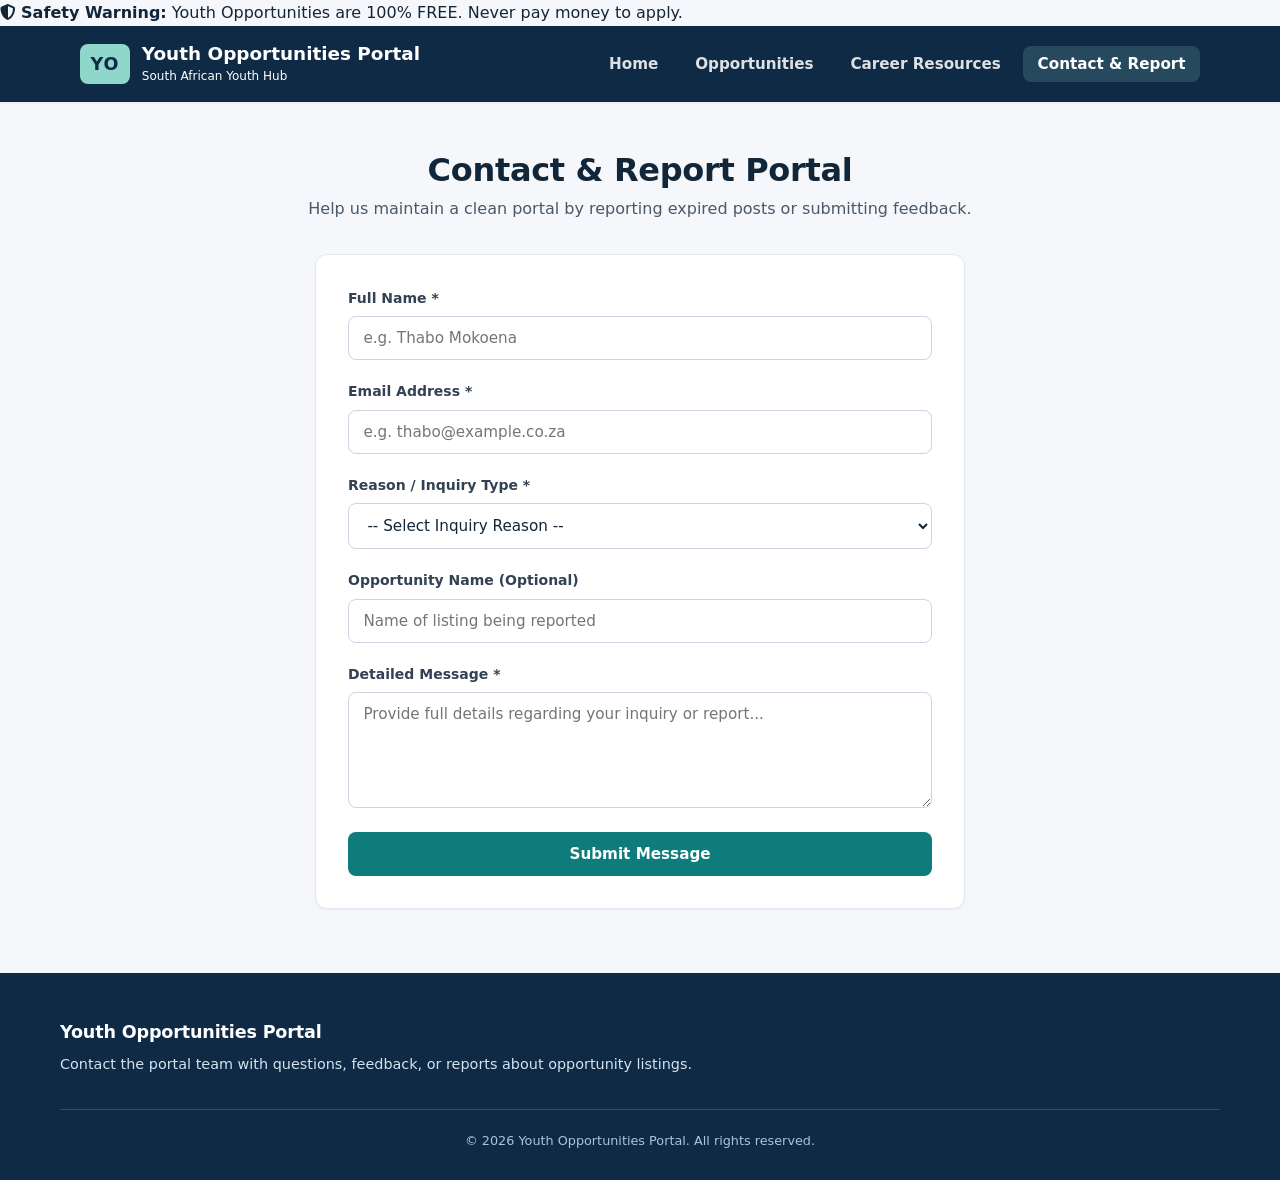
<file: contact.html>
<!DOCTYPE html>
<html lang="en">
<head>
  <meta charset="UTF-8" />
  <meta name="viewport" content="width=device-width, initial-scale=1.0" />
  <title>Contact & Report | Youth Opportunities Portal</title>
  <link rel="stylesheet" href="https://cdnjs.cloudflare.com/ajax/libs/font-awesome/6.7.2/css/all.min.css" />
  <link rel="stylesheet" href="css/style.css" />
</head>
<body>

  <a href="#main-content" class="skip-link">Skip to main content</a>

  <aside class="scam-banner" aria-label="Security Alert">
    <i class="fa-solid fa-shield-halved" aria-hidden="true"></i>
    <strong>Safety Warning:</strong> Youth Opportunities are 100% FREE. Never pay money to apply.
  </aside>

  <header class="site-header">
    <div class="nav-container">
      <a href="index.html" class="logo-group">
        <span class="logo-badge">YO</span>
        <div>
          <span class="logo-title">Youth Opportunities Portal</span>
          <span class="logo-sub">South African Youth Hub</span>
        </div>
      </a>

      <nav aria-label="Primary Desktop Navigation">
        <ul class="nav-links">
          <li><a href="index.html">Home</a></li>
          <li><a href="opportunities.html">Opportunities</a></li>
          <li><a href="resources.html">Career Resources</a></li>
          <li><a href="contact.html" class="active">Contact & Report</a></li>
        </ul>
      </nav>

      <button id="mobile-nav-toggle" class="mobile-nav-toggle" aria-label="Toggle navigation drawer" aria-expanded="false">
        <i class="fa-solid fa-bars" aria-hidden="true"></i>
      </button>
    </div>

    <div id="mobile-drawer" class="mobile-drawer">
      <nav aria-label="Primary Mobile Navigation">
        <ul class="mobile-drawer-links">
          <li><a href="index.html">Home</a></li>
          <li><a href="opportunities.html">Opportunities</a></li>
          <li><a href="resources.html">Career Resources</a></li>
          <li><a href="contact.html" class="active">Contact & Report</a></li>
        </ul>
      </nav>
    </div>
  </header>

  <main id="main-content" class="main-layout">

    <div style="margin-bottom: 2rem; text-align: center;">
      <h1 class="section-title" style="font-size: 2rem;">Contact & Report Portal</h1>
      <p class="section-subtitle">Help us maintain a clean portal by reporting expired posts or submitting feedback.</p>
    </div>

    <div class="form-container">
      <div id="form-error" class="alert alert-danger" role="alert"></div>
      <div id="form-success" class="alert alert-success" role="alert"></div>

      <form id="contact-form" novalidate>
        <div class="form-group" style="margin-bottom: 1rem;">
          <label for="contact-name" class="form-label">Full Name *</label>
          <input type="text" id="contact-name" class="form-control" placeholder="e.g. Thabo Mokoena" required />
        </div>

        <div class="form-group" style="margin-bottom: 1rem;">
          <label for="contact-email" class="form-label">Email Address *</label>
          <input type="email" id="contact-email" class="form-control" placeholder="e.g. thabo@example.co.za" required />
        </div>

        <div class="form-group" style="margin-bottom: 1rem;">
          <label for="contact-subject" class="form-label">Reason / Inquiry Type *</label>
          <select id="contact-subject" class="form-control" required>
            <option value="">-- Select Inquiry Reason --</option>
            <option value="report-expired">Report Expired Opportunity</option>
            <option value="report-fraud">Report Fraudulent / Suspicious Listing</option>
            <option value="suggest">Suggest New Opportunity</option>
            <option value="general">General Support Enquiry</option>
          </select>
        </div>

        <div class="form-group" style="margin-bottom: 1rem;">
          <label for="contact-opp-name" class="form-label">Opportunity Name (Optional)</label>
          <input type="text" id="contact-opp-name" class="form-control" placeholder="Name of listing being reported" />
        </div>

        <div class="form-group" style="margin-bottom: 1.5rem;">
          <label for="contact-message" class="form-label">Detailed Message *</label>
          <textarea id="contact-message" rows="5" class="form-control" placeholder="Provide full details regarding your inquiry or report..." required></textarea>
        </div>

        <button type="submit" class="btn btn-primary" style="width: 100%;">Submit Message</button>
      </form>
    </div>

  </main>

  <footer class="site-footer">
    <div class="footer-container">
      <div>
        <h3 style="color: var(--white); font-size: 1.1rem; margin-bottom: 0.5rem;">Youth Opportunities Portal</h3>
        <p>Contact the portal team with questions, feedback, or reports about opportunity listings.</p>
      </div>
    </div>
    <div class="footer-bottom">
      <p>© 2026 Youth Opportunities Portal. All rights reserved.</p>
    </div>
  </footer>

  <script src="../js/main.js"></script>
  <script src="../js/contact.js"></script>
</body>
</html>
</file>
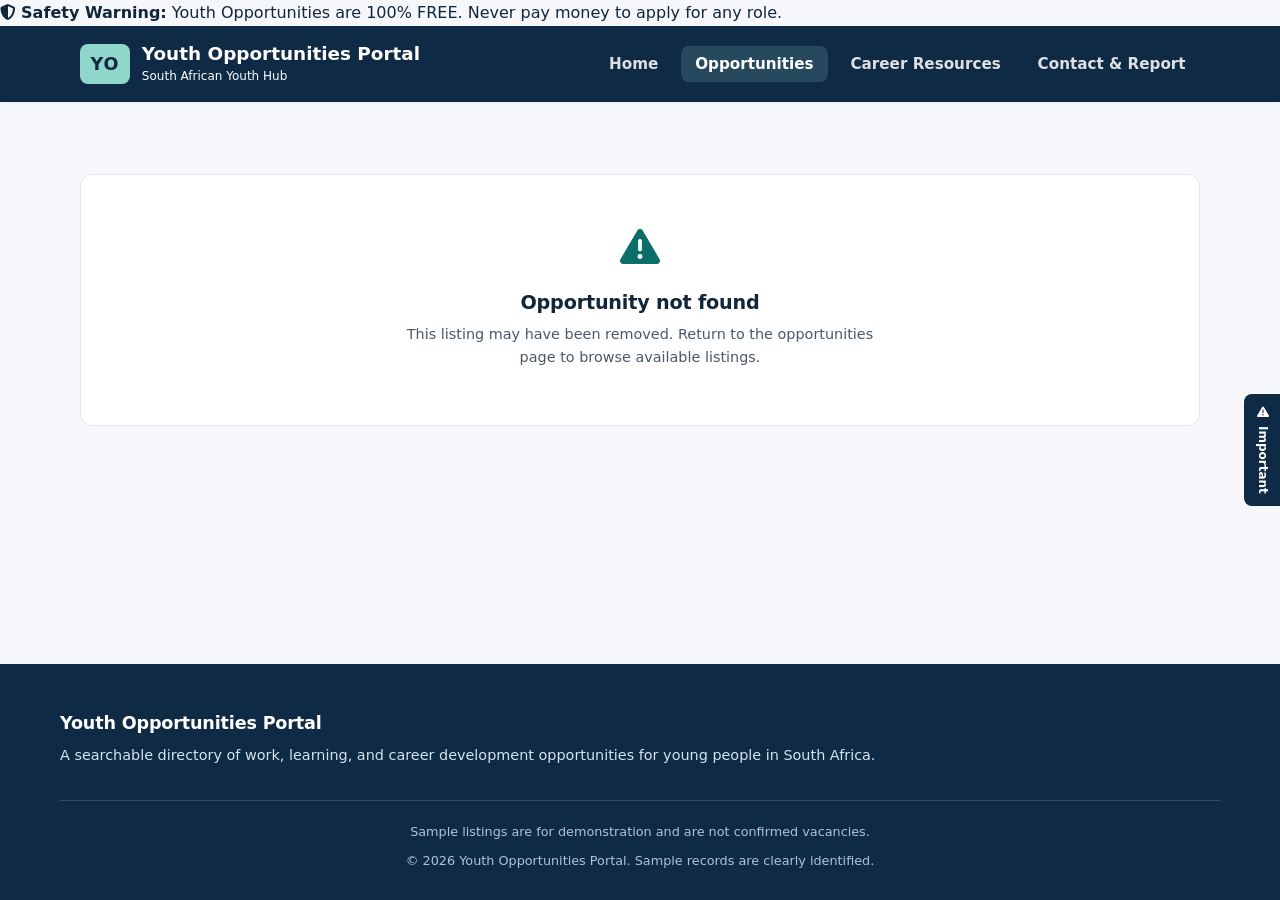
<file: details.html>
<!DOCTYPE html>
<html lang="en">
<head>
  <meta charset="UTF-8" />
  <meta name="viewport" content="width=device-width, initial-scale=1.0" />
  <title>Opportunity Details | Youth Opportunities Portal</title>
  <link rel="stylesheet" href="https://cdnjs.cloudflare.com/ajax/libs/font-awesome/6.7.2/css/all.min.css" />
  <link rel="stylesheet" href="css/style.css" />
</head>
<body>

  <a href="#main-content" class="skip-link">Skip to main content</a>

  <aside class="scam-banner" aria-label="Security Alert">
    <i class="fa-solid fa-shield-halved" aria-hidden="true"></i>
    <strong>Safety Warning:</strong> Youth Opportunities are 100% FREE. Never pay money to apply for any role.
  </aside>

  <header class="site-header">
    <div class="nav-container">
      <a href="index.html" class="logo-group">
        <span class="logo-badge">YO</span>
        <div>
          <span class="logo-title">Youth Opportunities Portal</span>
          <span class="logo-sub">South African Youth Hub</span>
        </div>
      </a>

      <nav aria-label="Primary Desktop Navigation">
        <ul class="nav-links">
          <li><a href="index.html">Home</a></li>
          <li><a href="opportunities.html" class="active">Opportunities</a></li>
          <li><a href="resources.html">Career Resources</a></li>
          <li><a href="contact.html">Contact & Report</a></li>
        </ul>
      </nav>

      <button id="mobile-nav-toggle" class="mobile-nav-toggle" aria-label="Toggle navigation drawer" aria-expanded="false">
        <i class="fa-solid fa-bars" aria-hidden="true"></i>
      </button>
    </div>

    <div id="mobile-drawer" class="mobile-drawer">
      <nav aria-label="Primary Mobile Navigation">
        <ul class="mobile-drawer-links">
          <li><a href="index.html">Home</a></li>
          <li><a href="opportunities.html" class="active">Opportunities</a></li>
          <li><a href="resources.html">Career Resources</a></li>
          <li><a href="contact.html">Contact & Report</a></li>
        </ul>
      </nav>
    </div>
  </header>

  <main id="main-content" class="main-layout">
    <div id="details-content">
      <div class="status-box">
        <span class="status-icon" aria-hidden="true"><i class="fa-solid fa-spinner fa-spin"></i></span>
        <h3 class="status-title">Loading Opportunity Details...</h3>
      </div>
    </div>
  </main>

  <footer class="site-footer">
    <div class="footer-container">
      <div>
        <h3 style="color: var(--white); font-size: 1.1rem; margin-bottom: 0.5rem;">Youth Opportunities Portal</h3>
        <p>A searchable directory of work, learning, and career development opportunities for young people in South Africa.</p>
      </div>
    </div>
    <div class="footer-bottom">
      <p>Sample listings are for demonstration and are not confirmed vacancies.</p>
      <p style="margin-top: 0.5rem;">© 2026 Youth Opportunities Portal. Sample records are clearly identified.</p>
    </div>
  </footer>

  <aside class="applicant-warning" aria-label="Important applicant information">
    <button
      class="applicant-warning-tab"
      id="applicant-warning-toggle"
      type="button"
      aria-label="Open important applicant warning"
      aria-expanded="false"
      aria-controls="applicant-warning-panel"
    >
      <i class="fa-solid fa-triangle-exclamation" aria-hidden="true"></i>
      <span>Important</span>
    </button>
    <section
      class="applicant-warning-panel"
      id="applicant-warning-panel"
      aria-labelledby="applicant-warning-title"
      hidden
    >
      <h2 id="applicant-warning-title">Important applicant notice</h2>
      <p>Important: This portal is a student demo project and the opportunities currently displayed are sample listings. Always confirm an opportunity on the organisation's official website before submitting personal information or documents. Never pay money to apply for a job, learnership, internship, bursary, or course.</p>
      <button class="applicant-warning-close" type="button">Close</button>
    </section>
  </aside>

  <script src="../js/main.js"></script>
  <script src="../js/opportunities.js"></script>
</body>
</html>
</file>
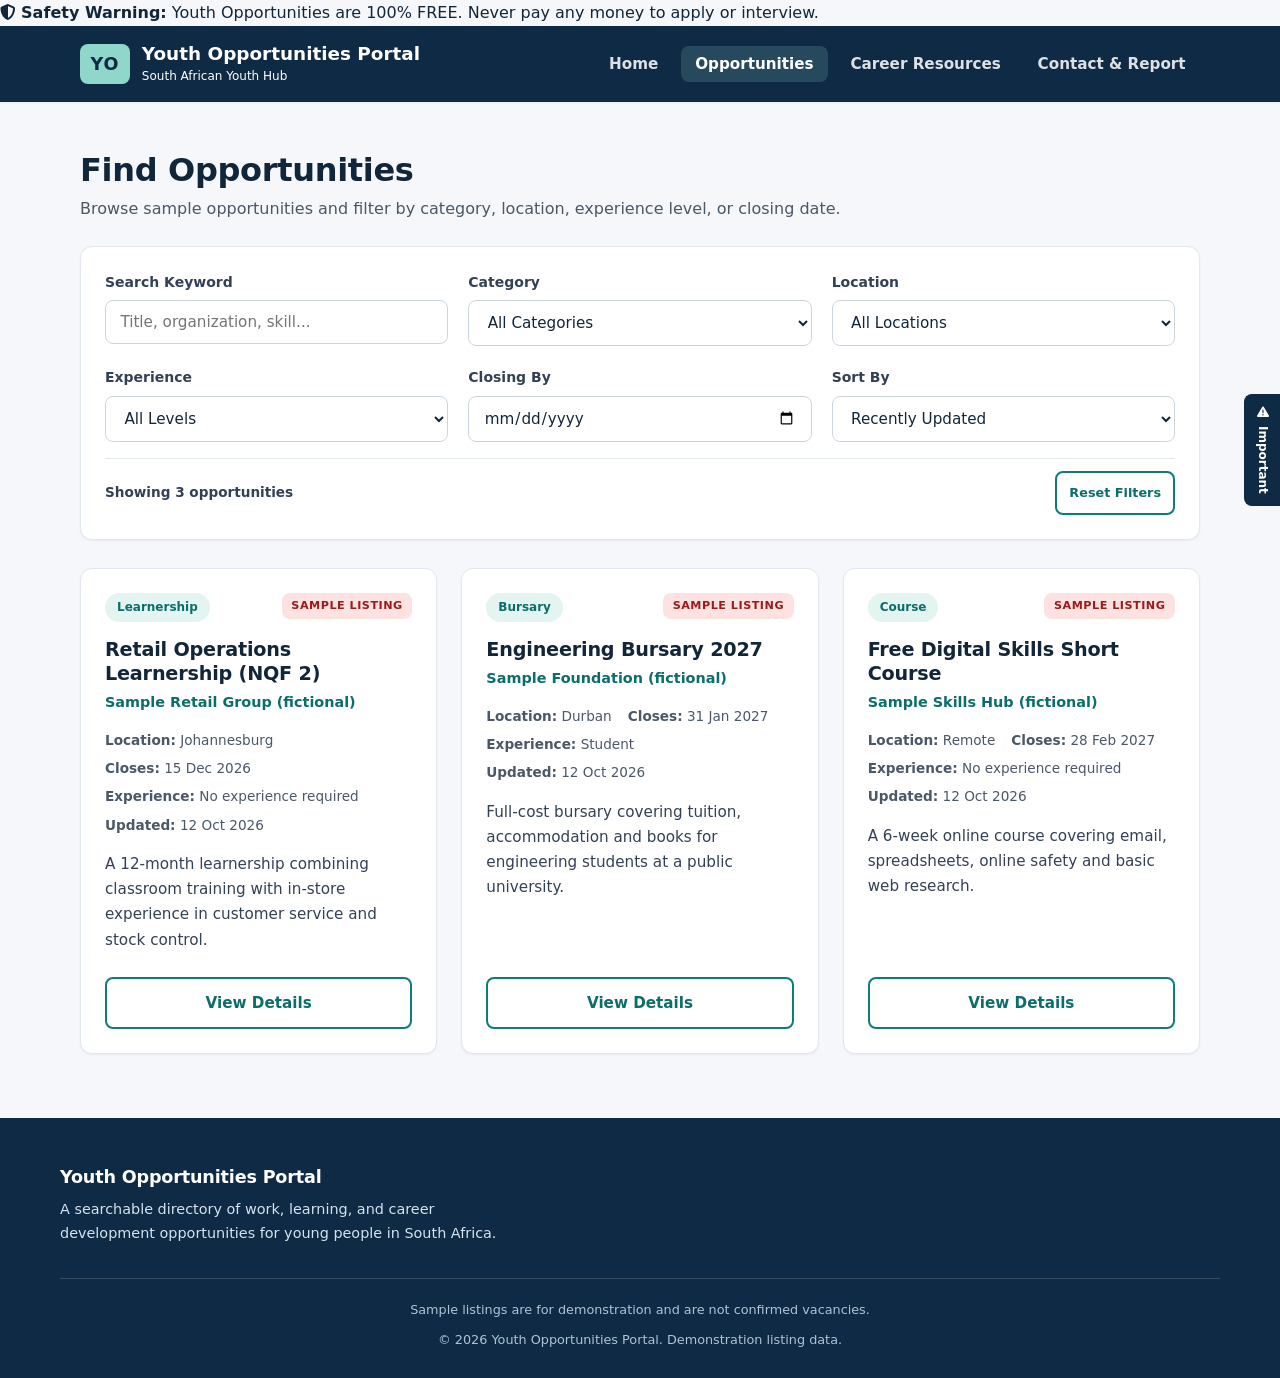
<file: opportunities.html>
<!DOCTYPE html>
<html lang="en">
<head>
  <meta charset="UTF-8" />
  <meta name="viewport" content="width=device-width, initial-scale=1.0" />
  <title>Find Opportunities | Youth Opportunities Portal</title>
  <link rel="stylesheet" href="https://cdnjs.cloudflare.com/ajax/libs/font-awesome/6.7.2/css/all.min.css" />
  <link rel="stylesheet" href="css/style.css" />
</head>
<body>

  <a href="#main-content" class="skip-link">Skip to main content</a>

  <aside class="scam-banner" aria-label="Security Alert">
    <i class="fa-solid fa-shield-halved" aria-hidden="true"></i>
    <strong>Safety Warning:</strong> Youth Opportunities are 100% FREE. Never pay any money to apply or interview.
  </aside>

  <header class="site-header">
    <div class="nav-container">
      <a href="index.html" class="logo-group">
        <span class="logo-badge">YO</span>
        <div>
          <span class="logo-title">Youth Opportunities Portal</span>
          <span class="logo-sub">South African Youth Hub</span>
        </div>
      </a>

      <nav aria-label="Primary Desktop Navigation">
        <ul class="nav-links">
          <li><a href="index.html">Home</a></li>
          <li><a href="opportunities.html" class="active">Opportunities</a></li>
          <li><a href="resources.html">Career Resources</a></li>
          <li><a href="contact.html">Contact & Report</a></li>
        </ul>
      </nav>

      <button id="mobile-nav-toggle" class="mobile-nav-toggle" aria-label="Toggle navigation drawer" aria-expanded="false">
        <i class="fa-solid fa-bars" aria-hidden="true"></i>
      </button>
    </div>

    <div id="mobile-drawer" class="mobile-drawer">
      <nav aria-label="Primary Mobile Navigation">
        <ul class="mobile-drawer-links">
          <li><a href="index.html">Home</a></li>
          <li><a href="opportunities.html" class="active">Opportunities</a></li>
          <li><a href="resources.html">Career Resources</a></li>
          <li><a href="contact.html">Contact & Report</a></li>
        </ul>
      </nav>
    </div>
  </header>

  <main id="main-content" class="main-layout">

    <div style="margin-bottom: 1.5rem;">
      <h1 class="section-title" style="font-size: 2rem;">Find Opportunities</h1>
      <p class="section-subtitle">Browse sample opportunities and filter by category, location, experience level, or closing date.</p>
    </div>

    <!-- FILTERS AND SEARCH PANEL -->
    <section class="filters-card" aria-label="Opportunity filters">
      <div class="filters-grid">
        <div class="form-group">
          <label for="search-input" class="form-label">Search Keyword</label>
          <input type="text" id="search-input" placeholder="Title, organization, skill..." class="form-control" />
        </div>

        <div class="form-group">
          <label for="filter-category" class="form-label">Category</label>
          <select id="filter-category" class="form-control">
            <option value="All">All Categories</option>
            <option value="Job">Job</option>
            <option value="Internship">Internship</option>
            <option value="Learnership">Learnership</option>
            <option value="Bursary">Bursary</option>
            <option value="Course">Course</option>
            <option value="Programme">Programme</option>
            <option value="Career Event">Career Event</option>
          </select>
        </div>

        <div class="form-group">
          <label for="filter-location" class="form-label">Location</label>
          <select id="filter-location" class="form-control">
            <option value="All">All Locations</option>
            <option value="Cape Town">Cape Town</option>
            <option value="Johannesburg">Johannesburg</option>
            <option value="Durban">Durban</option>
            <option value="Pretoria">Pretoria</option>
            <option value="Gqeberha">Gqeberha</option>
            <option value="Remote">Remote</option>
            <option value="Nationwide">Nationwide</option>
          </select>
        </div>

        <div class="form-group">
          <label for="filter-experience" class="form-label">Experience</label>
          <select id="filter-experience" class="form-control">
            <option value="All">All Levels</option>
            <option value="No Experience">No Experience</option>
            <option value="Entry Level">Entry Level</option>
            <option value="Graduate">Graduate</option>
          </select>
        </div>

        <div class="form-group">
          <label for="filter-closing-date" class="form-label">Closing By</label>
          <input type="date" id="filter-closing-date" class="form-control" />
        </div>

        <div class="form-group">
          <label for="filter-sort" class="form-label">Sort By</label>
          <select id="filter-sort" class="form-control">
            <option value="newest">Recently Updated</option>
            <option value="closingSoon">Closing Soonest</option>
          </select>
        </div>
      </div>

      <div style="display: flex; justify-content: space-between; align-items: center; margin-top: 1rem; padding-top: 0.75rem; border-top: 1px solid var(--gray-200); font-size: 0.85rem;">
        <span id="results-count" style="font-weight: 700; color: var(--gray-700);">Showing 0 opportunities</span>
        <button id="reset-filters-btn" class="btn btn-outline" style="padding: 0.3rem 0.75rem; font-size: 0.8rem;">Reset Filters</button>
      </div>
    </section>

    <!-- CATALOG RESULTS GRID -->
    <section>
      <div id="catalog-grid" class="opportunities-grid"></div>
    </section>

  </main>

  <footer class="site-footer">
    <div class="footer-container">
      <div style="max-width: 450px;">
        <h3 style="color: var(--white); font-size: 1.1rem; margin-bottom: 0.5rem;">Youth Opportunities Portal</h3>
        <p>A searchable directory of work, learning, and career development opportunities for young people in South Africa.</p>
      </div>
    </div>
    <div class="footer-bottom">
      <p>Sample listings are for demonstration and are not confirmed vacancies.</p>
      <p style="margin-top: 0.5rem;">© 2026 Youth Opportunities Portal. Demonstration listing data.</p>
    </div>
  </footer>

  <aside class="applicant-warning" aria-label="Important applicant information">
    <button
      class="applicant-warning-tab"
      id="applicant-warning-toggle"
      type="button"
      aria-label="Open important applicant warning"
      aria-expanded="false"
      aria-controls="applicant-warning-panel"
    >
      <i class="fa-solid fa-triangle-exclamation" aria-hidden="true"></i>
      <span>Important</span>
    </button>
    <section
      class="applicant-warning-panel"
      id="applicant-warning-panel"
      aria-labelledby="applicant-warning-title"
      hidden
    >
      <h2 id="applicant-warning-title">Important applicant notice</h2>
      <p>Important: This portal is a student demo project and the opportunities currently displayed are sample listings. Always confirm an opportunity on the organisation's official website before submitting personal information or documents. Never pay money to apply for a job, learnership, internship, bursary, or course.</p>
      <button class="applicant-warning-close" type="button">Close</button>
    </section>
  </aside>

  <script src="../js/main.js"></script>
  <script src="../js/opportunities.js"></script>
</body>
</html>
</file>
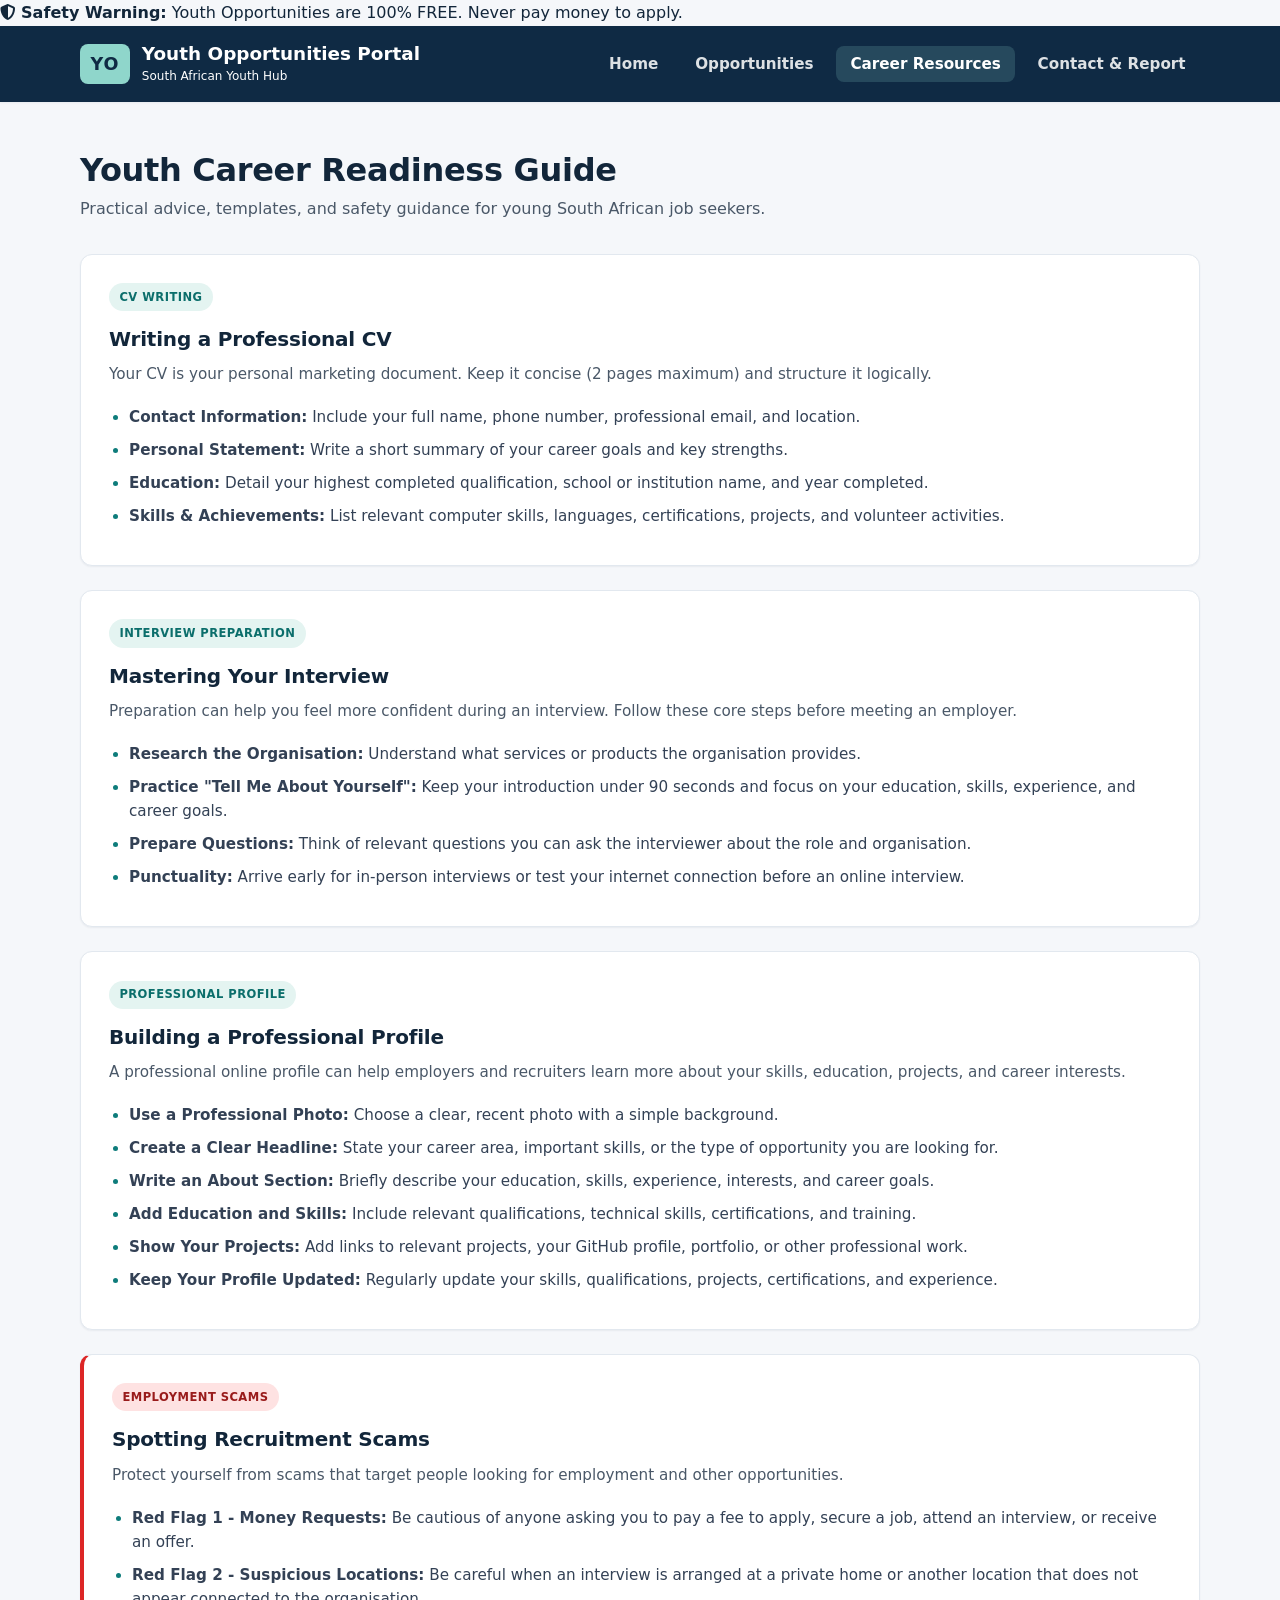
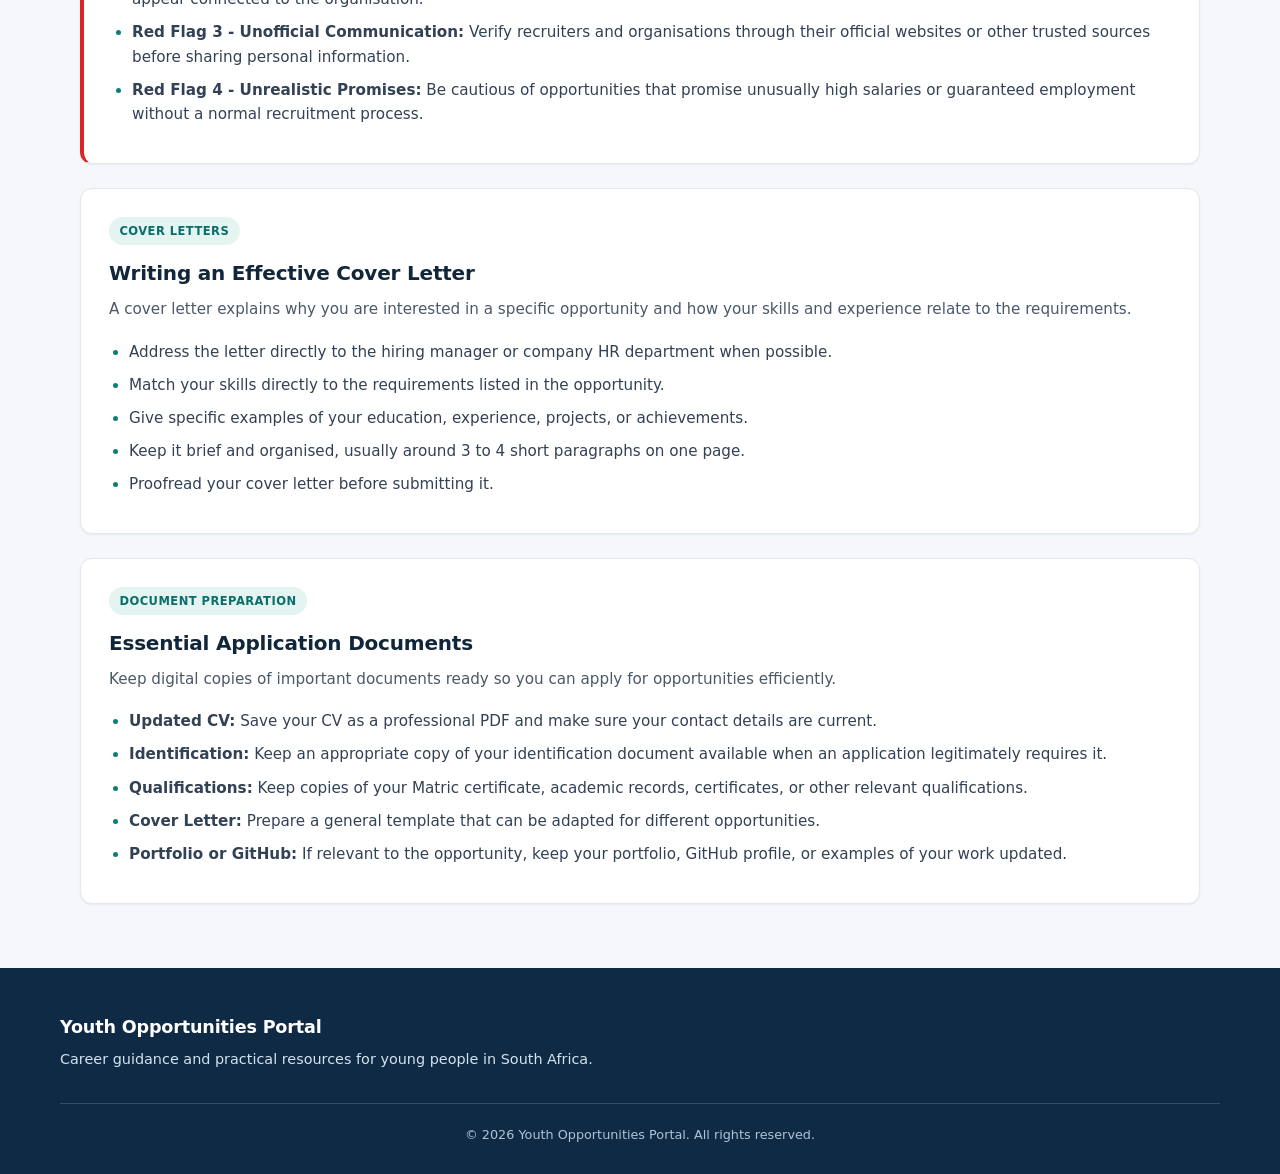
<file: resources.html>
<!DOCTYPE html>
<html lang="en">
<head>
  <meta charset="UTF-8" />
  <meta name="viewport" content="width=device-width, initial-scale=1.0" />
  <title>Career Resources | Youth Opportunities Portal</title>
  <link rel="stylesheet" href="https://cdnjs.cloudflare.com/ajax/libs/font-awesome/6.7.2/css/all.min.css" />
  <link rel="stylesheet" href="css/style.css" />
</head>

<body>

  <a href="#main-content" class="skip-link">Skip to main content</a>

  <!-- Safety Warning -->
  <aside class="scam-banner" aria-label="Security Alert">
    <i class="fa-solid fa-shield-halved" aria-hidden="true"></i>
    <strong>Safety Warning:</strong>
    Youth Opportunities are 100% FREE. Never pay money to apply.
  </aside>

  <!-- Header and Navigation -->
  <header class="site-header">
    <div class="nav-container">

      <a href="index.html" class="logo-group">
        <span class="logo-badge">YO</span>

        <div>
          <span class="logo-title">Youth Opportunities Portal</span>
          <span class="logo-sub">South African Youth Hub</span>
        </div>
      </a>

      <!-- Desktop Navigation -->
      <nav aria-label="Primary Desktop Navigation">
        <ul class="nav-links">
          <li>
            <a href="index.html">Home</a>
          </li>

          <li>
            <a href="opportunities.html">Opportunities</a>
          </li>

          <li>
            <a href="resources.html" class="active">Career Resources</a>
          </li>

          <li>
            <a href="contact.html">Contact & Report</a>
          </li>
        </ul>
      </nav>

      <!-- Mobile Navigation Button -->
      <button
        id="mobile-nav-toggle"
        class="mobile-nav-toggle"
        aria-label="Toggle navigation drawer"
        aria-expanded="false"
        type="button"
      >
        <i class="fa-solid fa-bars" aria-hidden="true"></i>
      </button>

    </div>

    <!-- Mobile Navigation -->
    <div id="mobile-drawer" class="mobile-drawer">
      <nav aria-label="Primary Mobile Navigation">
        <ul class="mobile-drawer-links">

          <li>
            <a href="index.html">Home</a>
          </li>

          <li>
            <a href="opportunities.html">Opportunities</a>
          </li>

          <li>
            <a href="resources.html" class="active">Career Resources</a>
          </li>

          <li>
            <a href="contact.html">Contact & Report</a>
          </li>

        </ul>
      </nav>
    </div>

  </header>

  <!-- Main Content -->
  <main id="main-content" class="main-layout">

    <div style="margin-bottom: 2rem;">

      <h1 class="section-title" style="font-size: 2rem;">
        Youth Career Readiness Guide
      </h1>

      <p class="section-subtitle">
        Practical advice, templates, and safety guidance for young South African
        job seekers.
      </p>

    </div>

    <div class="resources-grid" style="grid-template-columns: 1fr;">

      <!-- CV Section -->
      <article id="cv-section" class="resource-card">

        <span class="resource-badge">
          CV WRITING
        </span>

        <h2 class="resource-title">
          Writing a Professional CV
        </h2>

        <p class="resource-desc">
          Your CV is your personal marketing document. Keep it concise
          (2 pages maximum) and structure it logically.
        </p>

        <ul class="resource-list">

          <li>
            <strong>Contact Information:</strong>
            Include your full name, phone number, professional email,
            and location.
          </li>

          <li>
            <strong>Personal Statement:</strong>
            Write a short summary of your career goals and key strengths.
          </li>

          <li>
            <strong>Education:</strong>
            Detail your highest completed qualification, school or
            institution name, and year completed.
          </li>

          <li>
            <strong>Skills & Achievements:</strong>
            List relevant computer skills, languages, certifications,
            projects, and volunteer activities.
          </li>

        </ul>

      </article>


      <!-- Interview Section -->
      <article id="interview-section" class="resource-card">

        <span class="resource-badge">
          INTERVIEW PREPARATION
        </span>

        <h2 class="resource-title">
          Mastering Your Interview
        </h2>

        <p class="resource-desc">
          Preparation can help you feel more confident during an interview.
          Follow these core steps before meeting an employer.
        </p>

        <ul class="resource-list">

          <li>
            <strong>Research the Organisation:</strong>
            Understand what services or products the organisation provides.
          </li>

          <li>
            <strong>Practice "Tell Me About Yourself":</strong>
            Keep your introduction under 90 seconds and focus on your
            education, skills, experience, and career goals.
          </li>

          <li>
            <strong>Prepare Questions:</strong>
            Think of relevant questions you can ask the interviewer
            about the role and organisation.
          </li>

          <li>
            <strong>Punctuality:</strong>
            Arrive early for in-person interviews or test your internet
            connection before an online interview.
          </li>

        </ul>

      </article>


      <!-- Professional Profile Section -->
      <article id="profile-section" class="resource-card">

        <span class="resource-badge">
          PROFESSIONAL PROFILE
        </span>

        <h2 class="resource-title">
          Building a Professional Profile
        </h2>

        <p class="resource-desc">
          A professional online profile can help employers and recruiters
          learn more about your skills, education, projects, and career
          interests.
        </p>

        <ul class="resource-list">

          <li>
            <strong>Use a Professional Photo:</strong>
            Choose a clear, recent photo with a simple background.
          </li>

          <li>
            <strong>Create a Clear Headline:</strong>
            State your career area, important skills, or the type of
            opportunity you are looking for.
          </li>

          <li>
            <strong>Write an About Section:</strong>
            Briefly describe your education, skills, experience,
            interests, and career goals.
          </li>

          <li>
            <strong>Add Education and Skills:</strong>
            Include relevant qualifications, technical skills,
            certifications, and training.
          </li>

          <li>
            <strong>Show Your Projects:</strong>
            Add links to relevant projects, your GitHub profile,
            portfolio, or other professional work.
          </li>

          <li>
            <strong>Keep Your Profile Updated:</strong>
            Regularly update your skills, qualifications, projects,
            certifications, and experience.
          </li>

        </ul>

      </article>


      <!-- Employment Scams Section -->
      <article
        id="scam-section"
        class="resource-card"
        style="border-left: 4px solid var(--red-600);"
      >

        <span
          class="resource-badge"
          style="background-color: #fee2e2; color: #991b1b;"
        >
          EMPLOYMENT SCAMS
        </span>

        <h2 class="resource-title">
          Spotting Recruitment Scams
        </h2>

        <p class="resource-desc">
          Protect yourself from scams that target people looking for
          employment and other opportunities.
        </p>

        <ul class="resource-list">

          <li>
            <strong>Red Flag 1 - Money Requests:</strong>
            Be cautious of anyone asking you to pay a fee to apply,
            secure a job, attend an interview, or receive an offer.
          </li>

          <li>
            <strong>Red Flag 2 - Suspicious Locations:</strong>
            Be careful when an interview is arranged at a private home
            or another location that does not appear connected to the
            organisation.
          </li>

          <li>
            <strong>Red Flag 3 - Unofficial Communication:</strong>
            Verify recruiters and organisations through their official
            websites or other trusted sources before sharing personal
            information.
          </li>

          <li>
            <strong>Red Flag 4 - Unrealistic Promises:</strong>
            Be cautious of opportunities that promise unusually high
            salaries or guaranteed employment without a normal
            recruitment process.
          </li>

        </ul>

      </article>


      <!-- Cover Letter Section -->
      <article class="resource-card">

        <span class="resource-badge">
          COVER LETTERS
        </span>

        <h2 class="resource-title">
          Writing an Effective Cover Letter
        </h2>

        <p class="resource-desc">
          A cover letter explains why you are interested in a specific
          opportunity and how your skills and experience relate to the
          requirements.
        </p>

        <ul class="resource-list">

          <li>
            Address the letter directly to the hiring manager or
            company HR department when possible.
          </li>

          <li>
            Match your skills directly to the requirements listed
            in the opportunity.
          </li>

          <li>
            Give specific examples of your education, experience,
            projects, or achievements.
          </li>

          <li>
            Keep it brief and organised, usually around 3 to 4
            short paragraphs on one page.
          </li>

          <li>
            Proofread your cover letter before submitting it.
          </li>

        </ul>

      </article>


      <!-- Application Documents Section -->
      <article class="resource-card">

        <span class="resource-badge">
          DOCUMENT PREPARATION
        </span>

        <h2 class="resource-title">
          Essential Application Documents
        </h2>

        <p class="resource-desc">
          Keep digital copies of important documents ready so you can
          apply for opportunities efficiently.
        </p>

        <ul class="resource-list">

          <li>
            <strong>Updated CV:</strong>
            Save your CV as a professional PDF and make sure your
            contact details are current.
          </li>

          <li>
            <strong>Identification:</strong>
            Keep an appropriate copy of your identification document
            available when an application legitimately requires it.
          </li>

          <li>
            <strong>Qualifications:</strong>
            Keep copies of your Matric certificate, academic records,
            certificates, or other relevant qualifications.
          </li>

          <li>
            <strong>Cover Letter:</strong>
            Prepare a general template that can be adapted for
            different opportunities.
          </li>

          <li>
            <strong>Portfolio or GitHub:</strong>
            If relevant to the opportunity, keep your portfolio,
            GitHub profile, or examples of your work updated.
          </li>

        </ul>

      </article>

    </div>

  </main>


  <!-- Footer -->
  <footer class="site-footer">

    <div class="footer-container">

      <div>

        <h3
          style="color: var(--white); font-size: 1.1rem; margin-bottom: 0.5rem;"
        >
          Youth Opportunities Portal
        </h3>

        <p>
          Career guidance and practical resources for young people in
          South Africa.
        </p>

      </div>

    </div>

    <div class="footer-bottom">

      <p>
        © 2026 Youth Opportunities Portal. All rights reserved.
      </p>

    </div>

  </footer>


  <!-- JavaScript -->
  <script src="../js/main.js"></script>

</body>
</html>
</file>
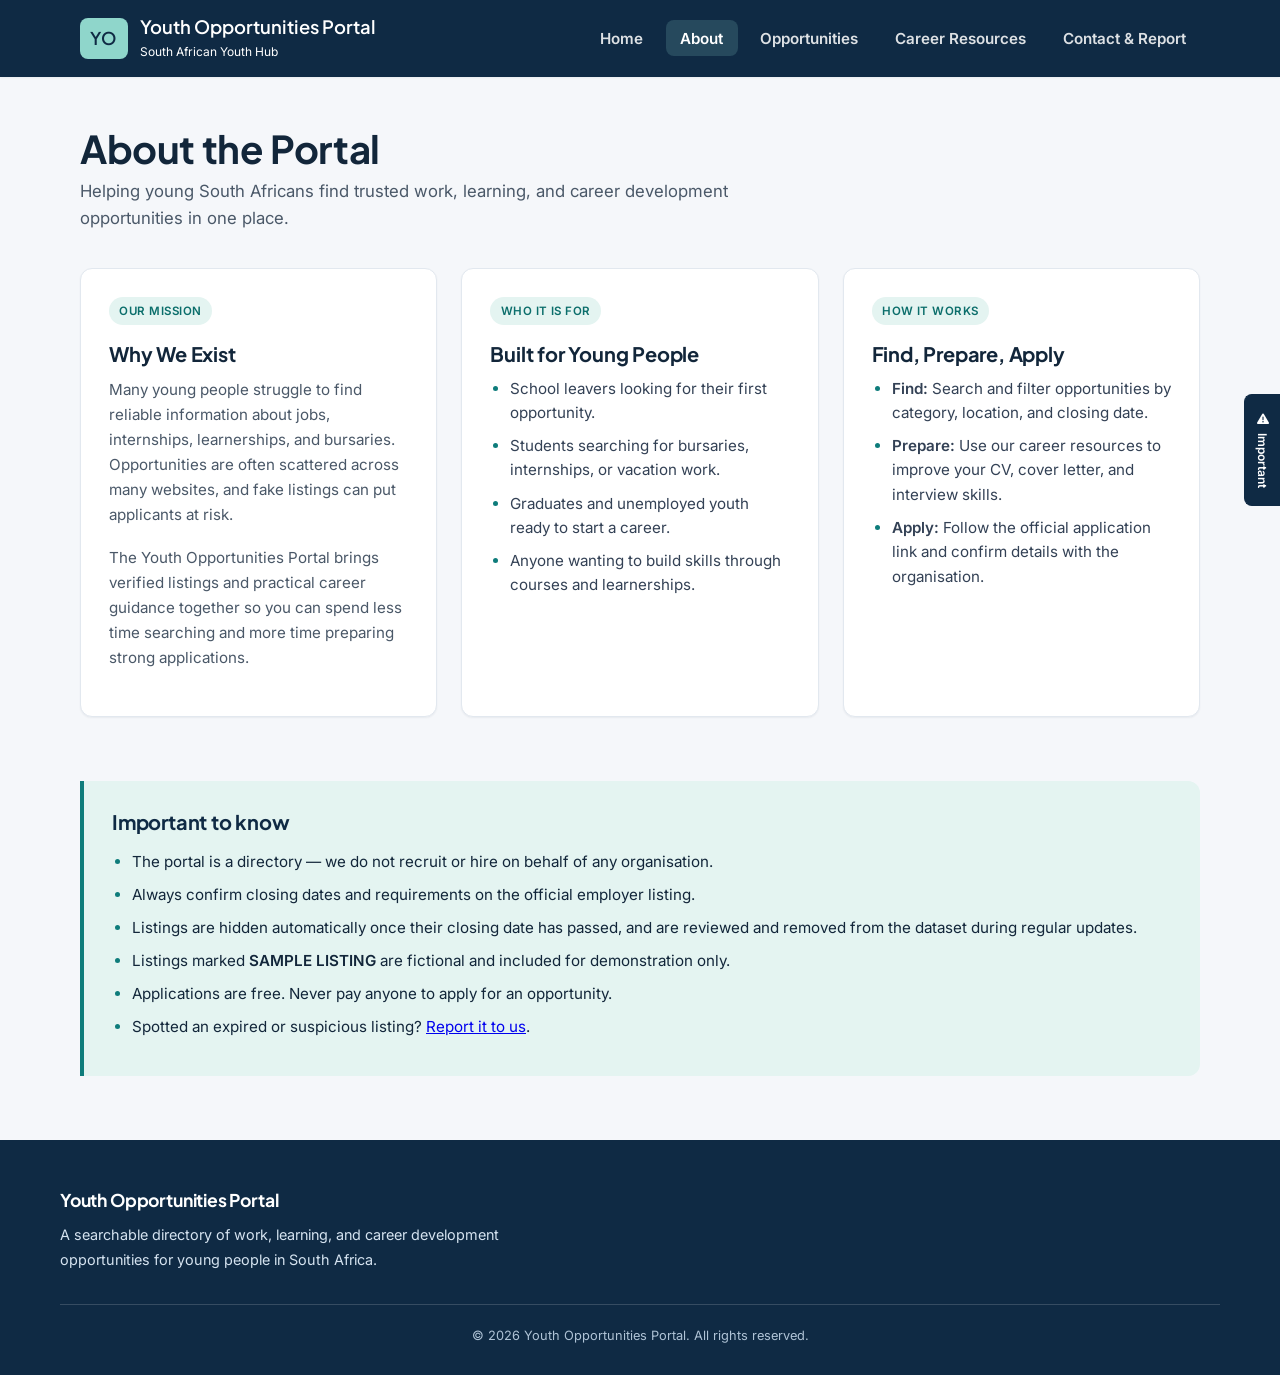
<file: html/about.html>
<!DOCTYPE html>
<html lang="en">
<head>
  <meta charset="UTF-8" />
  <meta name="viewport" content="width=device-width, initial-scale=1.0" />
  <title>About | Youth Opportunities Portal</title>
  <link rel="stylesheet" href="https://cdnjs.cloudflare.com/ajax/libs/font-awesome/6.7.2/css/all.min.css" />
  <link rel="preconnect" href="https://fonts.googleapis.com" />
  <link rel="preconnect" href="https://fonts.gstatic.com" crossorigin />
  <link rel="stylesheet" href="https://fonts.googleapis.com/css2?family=Inter:wght@400;500;600;700&family=Plus+Jakarta+Sans:wght@600;700;800&display=swap" />
  <link rel="stylesheet" href="../css/style.css" />
</head>
<body>

  <a href="#main-content" class="skip-link">Skip to main content</a>

  <header class="site-header">
    <div class="nav-container">
      <a href="index.html" class="logo-group">
        <span class="logo-badge">YO</span>
        <div>
          <span class="logo-title">Youth Opportunities Portal</span>
          <span class="logo-sub">South African Youth Hub</span>
        </div>
      </a>

      <nav aria-label="Primary Desktop Navigation">
        <ul class="nav-links">
          <li><a href="index.html">Home</a></li>
          <li><a href="about.html" class="active">About</a></li>
          <li><a href="opportunities.html">Opportunities</a></li>
          <li><a href="resources.html">Career Resources</a></li>
          <li><a href="contact.html">Contact & Report</a></li>
        </ul>
      </nav>

      <button id="mobile-nav-toggle" class="mobile-nav-toggle" aria-label="Toggle navigation drawer" aria-expanded="false" aria-controls="mobile-drawer">
        <i class="fa-solid fa-bars" aria-hidden="true"></i>
      </button>
    </div>

    <div id="mobile-drawer" class="mobile-drawer">
      <nav aria-label="Primary Mobile Navigation">
        <ul class="mobile-drawer-links">
          <li><a href="index.html">Home</a></li>
          <li><a href="about.html" class="active">About</a></li>
          <li><a href="opportunities.html">Opportunities</a></li>
          <li><a href="resources.html">Career Resources</a></li>
          <li><a href="contact.html">Contact & Report</a></li>
        </ul>
      </nav>
    </div>
  </header>

  <main id="main-content" class="main-layout">

    <div class="page-intro">
      <h1 class="section-title">About the Portal</h1>
      <p class="section-subtitle">Helping young South Africans find trusted work, learning, and career development opportunities in one place.</p>
    </div>

    <section class="home-section" aria-labelledby="mission-title">
      <div class="resources-grid">
        <article class="resource-card">
          <span class="resource-badge">OUR MISSION</span>
          <h2 class="resource-title" id="mission-title">Why We Exist</h2>
          <p class="resource-desc">Many young people struggle to find reliable information about jobs, internships, learnerships, and bursaries. Opportunities are often scattered across many websites, and fake listings can put applicants at risk.</p>
          <p class="resource-desc">The Youth Opportunities Portal brings verified listings and practical career guidance together so you can spend less time searching and more time preparing strong applications.</p>
        </article>

        <article class="resource-card">
          <span class="resource-badge">WHO IT IS FOR</span>
          <h2 class="resource-title">Built for Young People</h2>
          <ul class="resource-list">
            <li>School leavers looking for their first opportunity.</li>
            <li>Students searching for bursaries, internships, or vacation work.</li>
            <li>Graduates and unemployed youth ready to start a career.</li>
            <li>Anyone wanting to build skills through courses and learnerships.</li>
          </ul>
        </article>

        <article class="resource-card">
          <span class="resource-badge">HOW IT WORKS</span>
          <h2 class="resource-title">Find, Prepare, Apply</h2>
          <ul class="resource-list">
            <li><strong>Find:</strong> Search and filter opportunities by category, location, and closing date.</li>
            <li><strong>Prepare:</strong> Use our career resources to improve your CV, cover letter, and interview skills.</li>
            <li><strong>Apply:</strong> Follow the official application link and confirm details with the organisation.</li>
          </ul>
        </article>
      </div>
    </section>

    <section class="before-applying" aria-labelledby="disclaimer-title">
      <h2 id="disclaimer-title">Important to know</h2>
      <ul class="resource-list">
        <li>The portal is a directory &mdash; we do not recruit or hire on behalf of any organisation.</li>
        <li>Always confirm closing dates and requirements on the official employer listing.</li>
        <li>Listings are hidden automatically once their closing date has passed, and are reviewed and removed from the dataset during regular updates.</li>
        <li>Listings marked <strong>SAMPLE LISTING</strong> are fictional and included for demonstration only.</li>
        <li>Applications are free. Never pay anyone to apply for an opportunity.</li>
        <li>Spotted an expired or suspicious listing? <a href="contact.html">Report it to us</a>.</li>
      </ul>
    </section>

  </main>

  <footer class="site-footer">
    <div class="footer-container">
      <div class="footer-intro">
        <h3 class="footer-heading">Youth Opportunities Portal</h3>
        <p>A searchable directory of work, learning, and career development opportunities for young people in South Africa.</p>
      </div>
    </div>
    <div class="footer-bottom">
      <p>© 2026 Youth Opportunities Portal. All rights reserved.</p>
    </div>
  </footer>

  <aside class="applicant-warning" aria-label="Important applicant information">
    <button class="applicant-warning-tab" id="applicant-warning-toggle" type="button" aria-label="Open important applicant warning" aria-expanded="false" aria-controls="applicant-warning-panel">
      <i class="fa-solid fa-triangle-exclamation" aria-hidden="true"></i>
      <span>Important</span>
    </button>
    <section class="applicant-warning-panel" id="applicant-warning-panel" aria-labelledby="applicant-warning-title" hidden>
      <h2 id="applicant-warning-title">Important applicant notice</h2>
      <p>Verify the closing date and application instructions on the official employer listing before sharing personal information. Applications are free; never pay fees to apply.</p>
      <button class="applicant-warning-close" type="button">Close</button>
    </section>
  </aside>

  <script src="../js/main.js"></script>
</body>
</html>
</file>
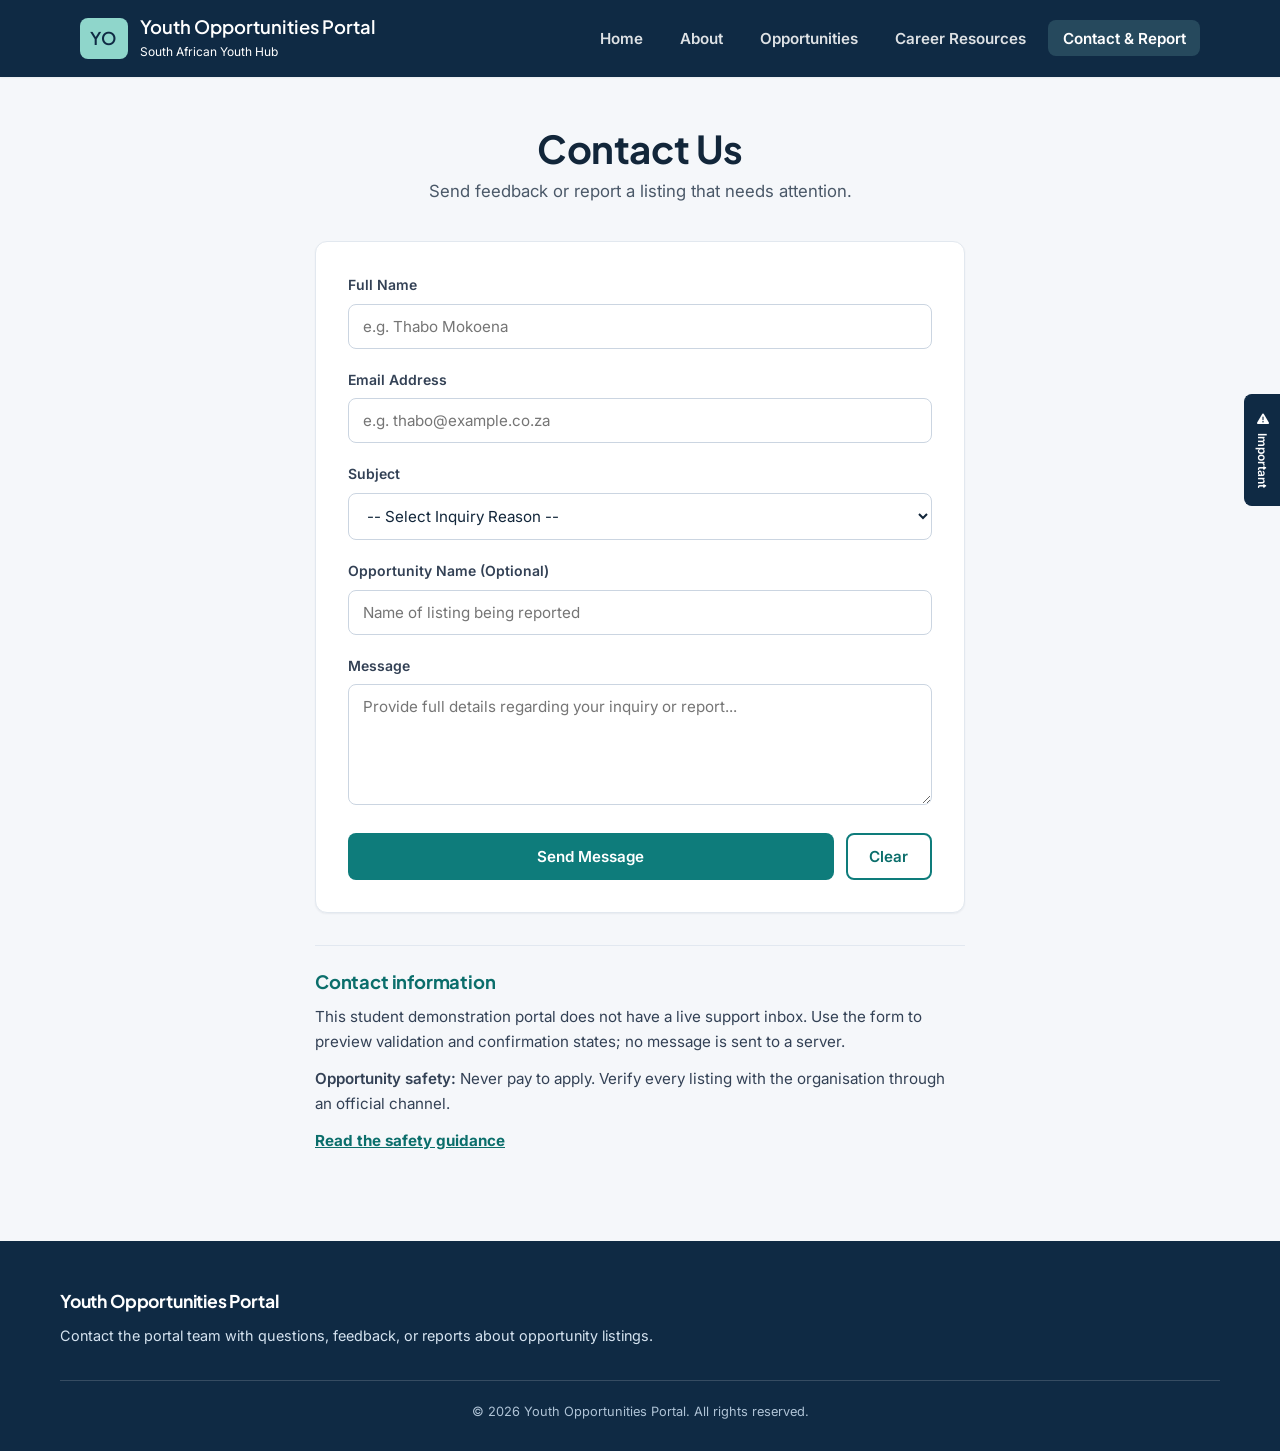
<file: html/contact.html>
<!DOCTYPE html>
<html lang="en">
<head>
  <meta charset="UTF-8" />
  <meta name="viewport" content="width=device-width, initial-scale=1.0" />
  <title>Contact & Report | Youth Opportunities Portal</title>
  <link rel="stylesheet" href="https://cdnjs.cloudflare.com/ajax/libs/font-awesome/6.7.2/css/all.min.css" />
  <link rel="preconnect" href="https://fonts.googleapis.com" />
  <link rel="preconnect" href="https://fonts.gstatic.com" crossorigin />
  <link rel="stylesheet" href="https://fonts.googleapis.com/css2?family=Inter:wght@400;500;600;700&family=Plus+Jakarta+Sans:wght@600;700;800&display=swap" />
  <link rel="stylesheet" href="../css/style.css" />
</head>
<body>

  <a href="#main-content" class="skip-link">Skip to main content</a>

  <header class="site-header">
    <div class="nav-container">
      <a href="index.html" class="logo-group">
        <span class="logo-badge">YO</span>
        <div>
          <span class="logo-title">Youth Opportunities Portal</span>
          <span class="logo-sub">South African Youth Hub</span>
        </div>
      </a>

      <nav aria-label="Primary Desktop Navigation">
        <ul class="nav-links">
          <li><a href="index.html">Home</a></li>
          <li><a href="about.html">About</a></li>
          <li><a href="opportunities.html">Opportunities</a></li>
          <li><a href="resources.html">Career Resources</a></li>
          <li><a href="contact.html" class="active">Contact & Report</a></li>
        </ul>
      </nav>

      <button id="mobile-nav-toggle" class="mobile-nav-toggle" aria-label="Toggle navigation drawer" aria-expanded="false" aria-controls="mobile-drawer">
        <i class="fa-solid fa-bars" aria-hidden="true"></i>
      </button>
    </div>

    <div id="mobile-drawer" class="mobile-drawer">
      <nav aria-label="Primary Mobile Navigation">
        <ul class="mobile-drawer-links">
          <li><a href="index.html">Home</a></li>
          <li><a href="about.html">About</a></li>
          <li><a href="opportunities.html">Opportunities</a></li>
          <li><a href="resources.html">Career Resources</a></li>
          <li><a href="contact.html" class="active">Contact & Report</a></li>
        </ul>
      </nav>
    </div>
  </header>

  <main id="main-content" class="main-layout">

    <div class="page-intro page-intro-centered">
      <h1 class="section-title">Contact Us</h1>
      <p class="section-subtitle">Send feedback or report a listing that needs attention.</p>
    </div>

    <div class="form-container">
      <div id="form-error" class="alert alert-danger" role="alert"></div>
      <div id="form-success" class="alert alert-success" role="status" aria-live="polite"></div>

      <form id="contact-form" novalidate>
        <div class="form-group">
          <label for="contact-name" class="form-label">Full Name</label>
          <input type="text" id="contact-name" class="form-control" placeholder="e.g. Thabo Mokoena" required />
        </div>

        <div class="form-group">
          <label for="contact-email" class="form-label">Email Address</label>
          <input type="email" id="contact-email" class="form-control" placeholder="e.g. thabo@example.co.za" required />
        </div>

        <div class="form-group">
          <label for="contact-subject" class="form-label">Subject</label>
          <select id="contact-subject" class="form-control" required>
            <option value="">-- Select Inquiry Reason --</option>
            <option value="general">General Enquiry</option>
            <option value="report">Report Incorrect or Expired Information</option>
            <option value="suggest">Suggest a New Opportunity</option>
            <option value="feedback">Feedback About the Platform</option>
          </select>
        </div>

        <div class="form-group">
          <label for="contact-opp-name" class="form-label">Opportunity Name (Optional)</label>
          <input type="text" id="contact-opp-name" class="form-control" placeholder="Name of listing being reported" />
        </div>

        <div class="form-group">
          <label for="contact-message" class="form-label">Message</label>
          <textarea id="contact-message" rows="5" class="form-control" placeholder="Provide full details regarding your inquiry or report..." required></textarea>
        </div>

        <div class="form-actions">
          <button type="submit" class="btn btn-primary">Send Message</button>
          <button type="reset" class="btn btn-outline">Clear</button>
        </div>
      </form>
    </div>

    <aside class="contact-info" aria-labelledby="contact-info-title">
      <h2 id="contact-info-title">Contact information</h2>
      <p>This student demonstration portal does not have a live support inbox. Use the form to preview validation and confirmation states; no message is sent to a server.</p>
      <p><strong>Opportunity safety:</strong> Never pay to apply. Verify every listing with the organisation through an official channel.</p>
      <a href="resources.html#scam-section">Read the safety guidance</a>
    </aside>

  </main>

  <footer class="site-footer">
    <div class="footer-container">
      <div>
        <h3 class="footer-heading">Youth Opportunities Portal</h3>
        <p>Contact the portal team with questions, feedback, or reports about opportunity listings.</p>
      </div>
    </div>
    <div class="footer-bottom">
      <p>© 2026 Youth Opportunities Portal. All rights reserved.</p>
    </div>
  </footer>

  <aside class="applicant-warning" aria-label="Important applicant information">
    <button class="applicant-warning-tab" id="applicant-warning-toggle" type="button" aria-label="Open important applicant warning" aria-expanded="false" aria-controls="applicant-warning-panel">
      <i class="fa-solid fa-triangle-exclamation" aria-hidden="true"></i>
      <span>Important</span>
    </button>
    <section class="applicant-warning-panel" id="applicant-warning-panel" aria-labelledby="applicant-warning-title" hidden>
      <h2 id="applicant-warning-title">Important applicant notice</h2>
      <p>Verify the closing date and application instructions on the official employer listing before sharing personal information. Applications are free; never pay fees to apply.</p>
      <button class="applicant-warning-close" type="button">Close</button>
    </section>
  </aside>

  <script src="../js/main.js"></script>
  <script src="../js/contact.js"></script>
</body>
</html>
</file>
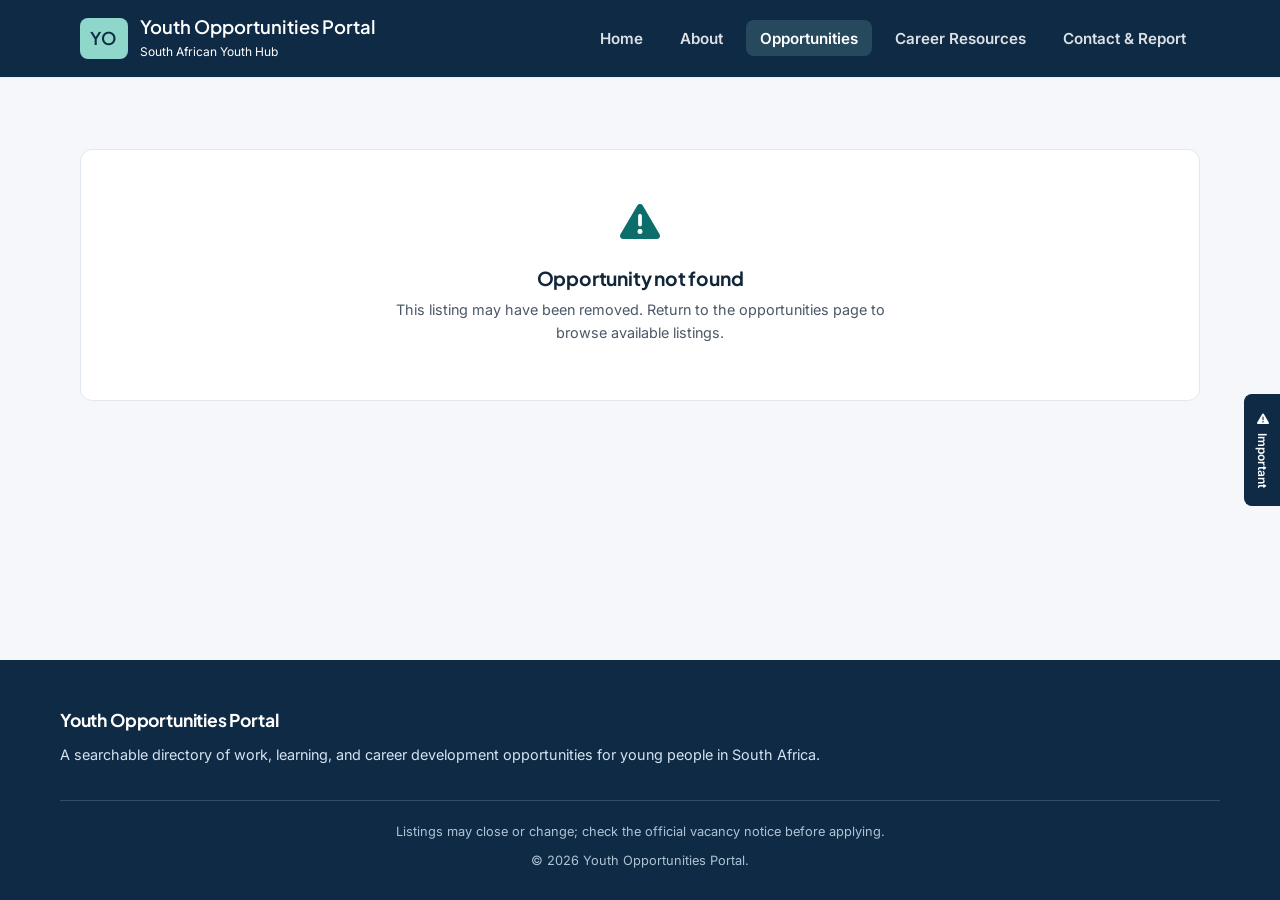
<file: html/details.html>
<!DOCTYPE html>
<html lang="en">
<head>
  <meta charset="UTF-8" />
  <meta name="viewport" content="width=device-width, initial-scale=1.0" />
  <title>Opportunity Details | Youth Opportunities Portal</title>
  <link rel="stylesheet" href="https://cdnjs.cloudflare.com/ajax/libs/font-awesome/6.7.2/css/all.min.css" />
  <link rel="preconnect" href="https://fonts.googleapis.com" />
  <link rel="preconnect" href="https://fonts.gstatic.com" crossorigin />
  <link rel="stylesheet" href="https://fonts.googleapis.com/css2?family=Inter:wght@400;500;600;700&family=Plus+Jakarta+Sans:wght@600;700;800&display=swap" />
  <link rel="stylesheet" href="../css/style.css" />
</head>
<body>

  <a href="#main-content" class="skip-link">Skip to main content</a>

  <header class="site-header">
    <div class="nav-container">
      <a href="index.html" class="logo-group">
        <span class="logo-badge">YO</span>
        <div>
          <span class="logo-title">Youth Opportunities Portal</span>
          <span class="logo-sub">South African Youth Hub</span>
        </div>
      </a>

      <nav aria-label="Primary Desktop Navigation">
        <ul class="nav-links">
          <li><a href="index.html">Home</a></li>
          <li><a href="about.html">About</a></li>
          <li><a href="opportunities.html" class="active">Opportunities</a></li>
          <li><a href="resources.html">Career Resources</a></li>
          <li><a href="contact.html">Contact & Report</a></li>
        </ul>
      </nav>

      <button id="mobile-nav-toggle" class="mobile-nav-toggle" aria-label="Toggle navigation drawer" aria-expanded="false" aria-controls="mobile-drawer">
        <i class="fa-solid fa-bars" aria-hidden="true"></i>
      </button>
    </div>

    <div id="mobile-drawer" class="mobile-drawer">
      <nav aria-label="Primary Mobile Navigation">
        <ul class="mobile-drawer-links">
          <li><a href="index.html">Home</a></li>
          <li><a href="about.html">About</a></li>
          <li><a href="opportunities.html" class="active">Opportunities</a></li>
          <li><a href="resources.html">Career Resources</a></li>
          <li><a href="contact.html">Contact & Report</a></li>
        </ul>
      </nav>
    </div>
  </header>

  <main id="main-content" class="main-layout">
    <div id="details-content">
      <div class="status-box">
        <span class="status-icon" aria-hidden="true"><i class="fa-solid fa-spinner fa-spin"></i></span>
        <h3 class="status-title">Loading Opportunity Details...</h3>
      </div>
    </div>
  </main>

  <footer class="site-footer">
    <div class="footer-container">
      <div>
        <h3 class="footer-heading">Youth Opportunities Portal</h3>
        <p>A searchable directory of work, learning, and career development opportunities for young people in South Africa.</p>
      </div>
    </div>
    <div class="footer-bottom">
      <p>Listings may close or change; check the official vacancy notice before applying.</p>
      <p>© 2026 Youth Opportunities Portal.</p>
    </div>
  </footer>

  <aside class="applicant-warning" aria-label="Important applicant information">
    <button
      class="applicant-warning-tab"
      id="applicant-warning-toggle"
      type="button"
      aria-label="Open important applicant warning"
      aria-expanded="false"
      aria-controls="applicant-warning-panel"
    >
      <i class="fa-solid fa-triangle-exclamation" aria-hidden="true"></i>
      <span>Important</span>
    </button>
    <section
      class="applicant-warning-panel"
      id="applicant-warning-panel"
      aria-labelledby="applicant-warning-title"
      hidden
    >
      <h2 id="applicant-warning-title">Important applicant notice</h2>
      <p>Verify the closing date and application instructions on the official employer listing before sharing personal information. Applications are free; never pay fees to apply.</p>
      <button class="applicant-warning-close" type="button">Close</button>
    </section>
  </aside>

  <script src="../js/main.js"></script>
  <script src="../js/opportunities.js"></script>
</body>
</html>
</file>
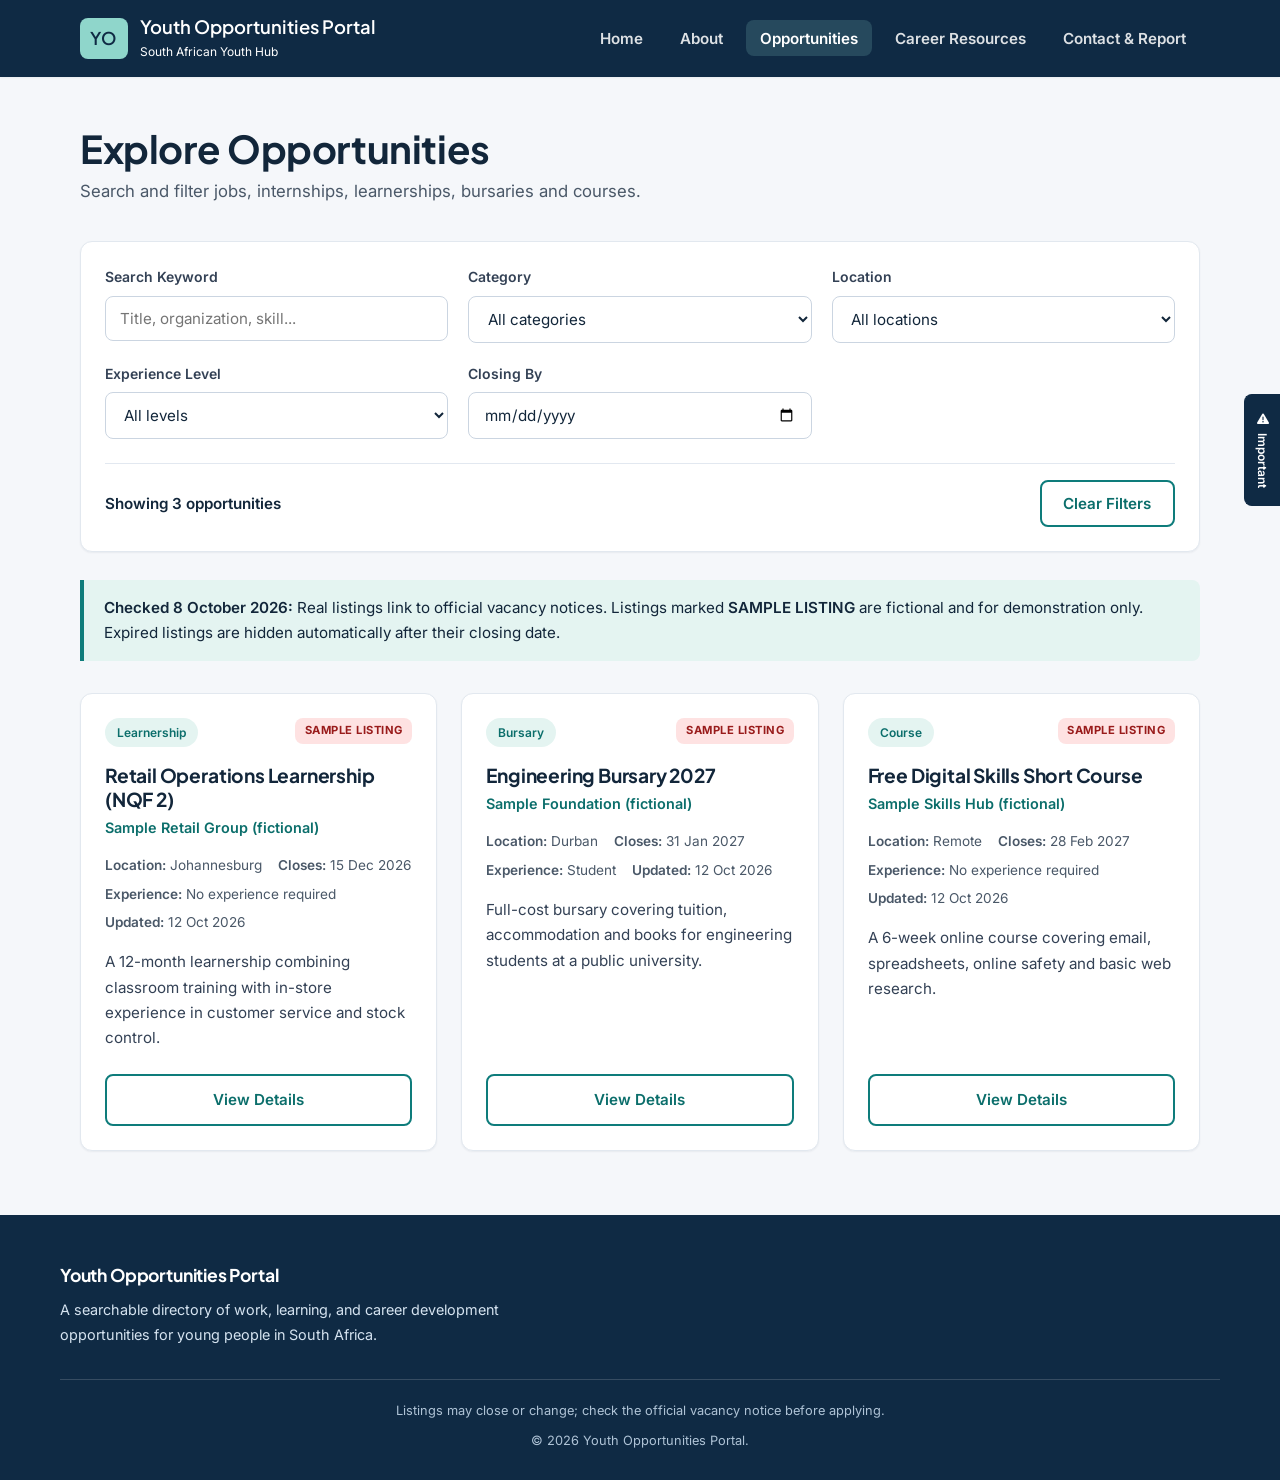
<file: html/opportunities.html>
<!DOCTYPE html>
<html lang="en">
<head>
  <meta charset="UTF-8" />
  <meta name="viewport" content="width=device-width, initial-scale=1.0" />
  <title>Find Opportunities | Youth Opportunities Portal</title>
  <link rel="stylesheet" href="https://cdnjs.cloudflare.com/ajax/libs/font-awesome/6.7.2/css/all.min.css" />
  <link rel="preconnect" href="https://fonts.googleapis.com" />
  <link rel="preconnect" href="https://fonts.gstatic.com" crossorigin />
  <link rel="stylesheet" href="https://fonts.googleapis.com/css2?family=Inter:wght@400;500;600;700&family=Plus+Jakarta+Sans:wght@600;700;800&display=swap" />
  <link rel="stylesheet" href="../css/style.css" />
</head>
<body>

  <a href="#main-content" class="skip-link">Skip to main content</a>

  <header class="site-header">
    <div class="nav-container">
      <a href="index.html" class="logo-group">
        <span class="logo-badge">YO</span>
        <div>
          <span class="logo-title">Youth Opportunities Portal</span>
          <span class="logo-sub">South African Youth Hub</span>
        </div>
      </a>

      <nav aria-label="Primary Desktop Navigation">
        <ul class="nav-links">
          <li><a href="index.html">Home</a></li>
          <li><a href="about.html">About</a></li>
          <li><a href="opportunities.html" class="active">Opportunities</a></li>
          <li><a href="resources.html">Career Resources</a></li>
          <li><a href="contact.html">Contact & Report</a></li>
        </ul>
      </nav>

      <button id="mobile-nav-toggle" class="mobile-nav-toggle" aria-label="Toggle navigation drawer" aria-expanded="false" aria-controls="mobile-drawer">
        <i class="fa-solid fa-bars" aria-hidden="true"></i>
      </button>
    </div>

    <div id="mobile-drawer" class="mobile-drawer">
      <nav aria-label="Primary Mobile Navigation">
        <ul class="mobile-drawer-links">
          <li><a href="index.html">Home</a></li>
          <li><a href="about.html">About</a></li>
          <li><a href="opportunities.html" class="active">Opportunities</a></li>
          <li><a href="resources.html">Career Resources</a></li>
          <li><a href="contact.html">Contact & Report</a></li>
        </ul>
      </nav>
    </div>
  </header>

  <main id="main-content" class="main-layout">

    <div class="page-intro">
      <h1 class="section-title">Explore Opportunities</h1>
      <p class="section-subtitle">Search and filter jobs, internships, learnerships, bursaries and courses.</p>
    </div>

    <!-- FILTERS AND SEARCH PANEL -->
    <section class="filters-card" aria-label="Opportunity filters">
      <div class="filters-grid">
        <div class="form-group">
          <label for="search-input" class="form-label">Search Keyword</label>
          <input type="text" id="search-input" placeholder="Title, organization, skill..." class="form-control" />
        </div>

        <div class="form-group">
          <label for="filter-category" class="form-label">Category</label>
          <select id="filter-category" class="form-control">
            <option value="All">All categories</option>
            <option value="Job">Jobs</option>
            <option value="Internship">Internships</option>
            <option value="Learnership">Learnerships</option>
            <option value="Bursary">Bursaries</option>
            <option value="Course">Courses</option>
            <option value="Programme">Skills programmes</option>
            <option value="Career Event">Career events</option>
          </select>
        </div>

        <div class="form-group">
          <label for="filter-location" class="form-label">Location</label>
          <select id="filter-location" class="form-control">
            <option value="All">All locations</option>
            <option value="Cape Town">Cape Town</option>
            <option value="Johannesburg">Johannesburg</option>
            <option value="Durban">Durban</option>
            <option value="Sasolburg and Kuruman">Sasolburg and Kuruman</option>
            <option value="East London">East London</option>
            <option value="Northern Cape">Northern Cape</option>
            <option value="Limpopo">Limpopo</option>
            <option value="Kimberley">Kimberley</option>
            <option value="Remote">Remote</option>
          </select>
        </div>

        <div class="form-group">
          <label for="filter-experience" class="form-label">Experience Level</label>
          <select id="filter-experience" class="form-control">
            <option value="All">All levels</option>
            <option value="No experience required">No experience required</option>
            <option value="Entry level">Entry level</option>
            <option value="Student">Student</option>
            <option value="Not specified">Not specified</option>
          </select>
        </div>

        <div class="form-group">
          <label for="filter-closing-date" class="form-label">Closing By</label>
          <input type="date" id="filter-closing-date" class="form-control" />
        </div>
      </div>

      <div class="filters-footer">
        <span id="results-count" aria-live="polite">Showing 0 opportunities</span>
        <button id="reset-filters-btn" class="btn btn-outline" type="button">Clear Filters</button>
      </div>
    </section>

    <p class="sample-notice" role="note"><strong>Checked 8 October 2026:</strong> Real listings link to official vacancy notices. Listings marked <strong>SAMPLE LISTING</strong> are fictional and for demonstration only. Expired listings are hidden automatically after their closing date.</p>

    <!-- CATALOG RESULTS GRID -->
    <section>
      <div id="catalog-grid" class="opportunities-grid"></div>
    </section>

  </main>

  <footer class="site-footer">
    <div class="footer-container">
      <div class="footer-intro">
        <h3 class="footer-heading">Youth Opportunities Portal</h3>
        <p>A searchable directory of work, learning, and career development opportunities for young people in South Africa.</p>
      </div>
    </div>
    <div class="footer-bottom">
      <p>Listings may close or change; check the official vacancy notice before applying.</p>
      <p>© 2026 Youth Opportunities Portal.</p>
    </div>
  </footer>

  <aside class="applicant-warning" aria-label="Important applicant information">
    <button
      class="applicant-warning-tab"
      id="applicant-warning-toggle"
      type="button"
      aria-label="Open important applicant warning"
      aria-expanded="false"
      aria-controls="applicant-warning-panel"
    >
      <i class="fa-solid fa-triangle-exclamation" aria-hidden="true"></i>
      <span>Important</span>
    </button>
    <section
      class="applicant-warning-panel"
      id="applicant-warning-panel"
      aria-labelledby="applicant-warning-title"
      hidden
    >
      <h2 id="applicant-warning-title">Important applicant notice</h2>
      <p>Verify the closing date and application instructions on the official employer listing before sharing personal information. Applications are free; never pay fees to apply.</p>
      <button class="applicant-warning-close" type="button">Close</button>
    </section>
  </aside>

  <script src="../js/main.js"></script>
  <script src="../js/opportunities.js"></script>
</body>
</html>
</file>
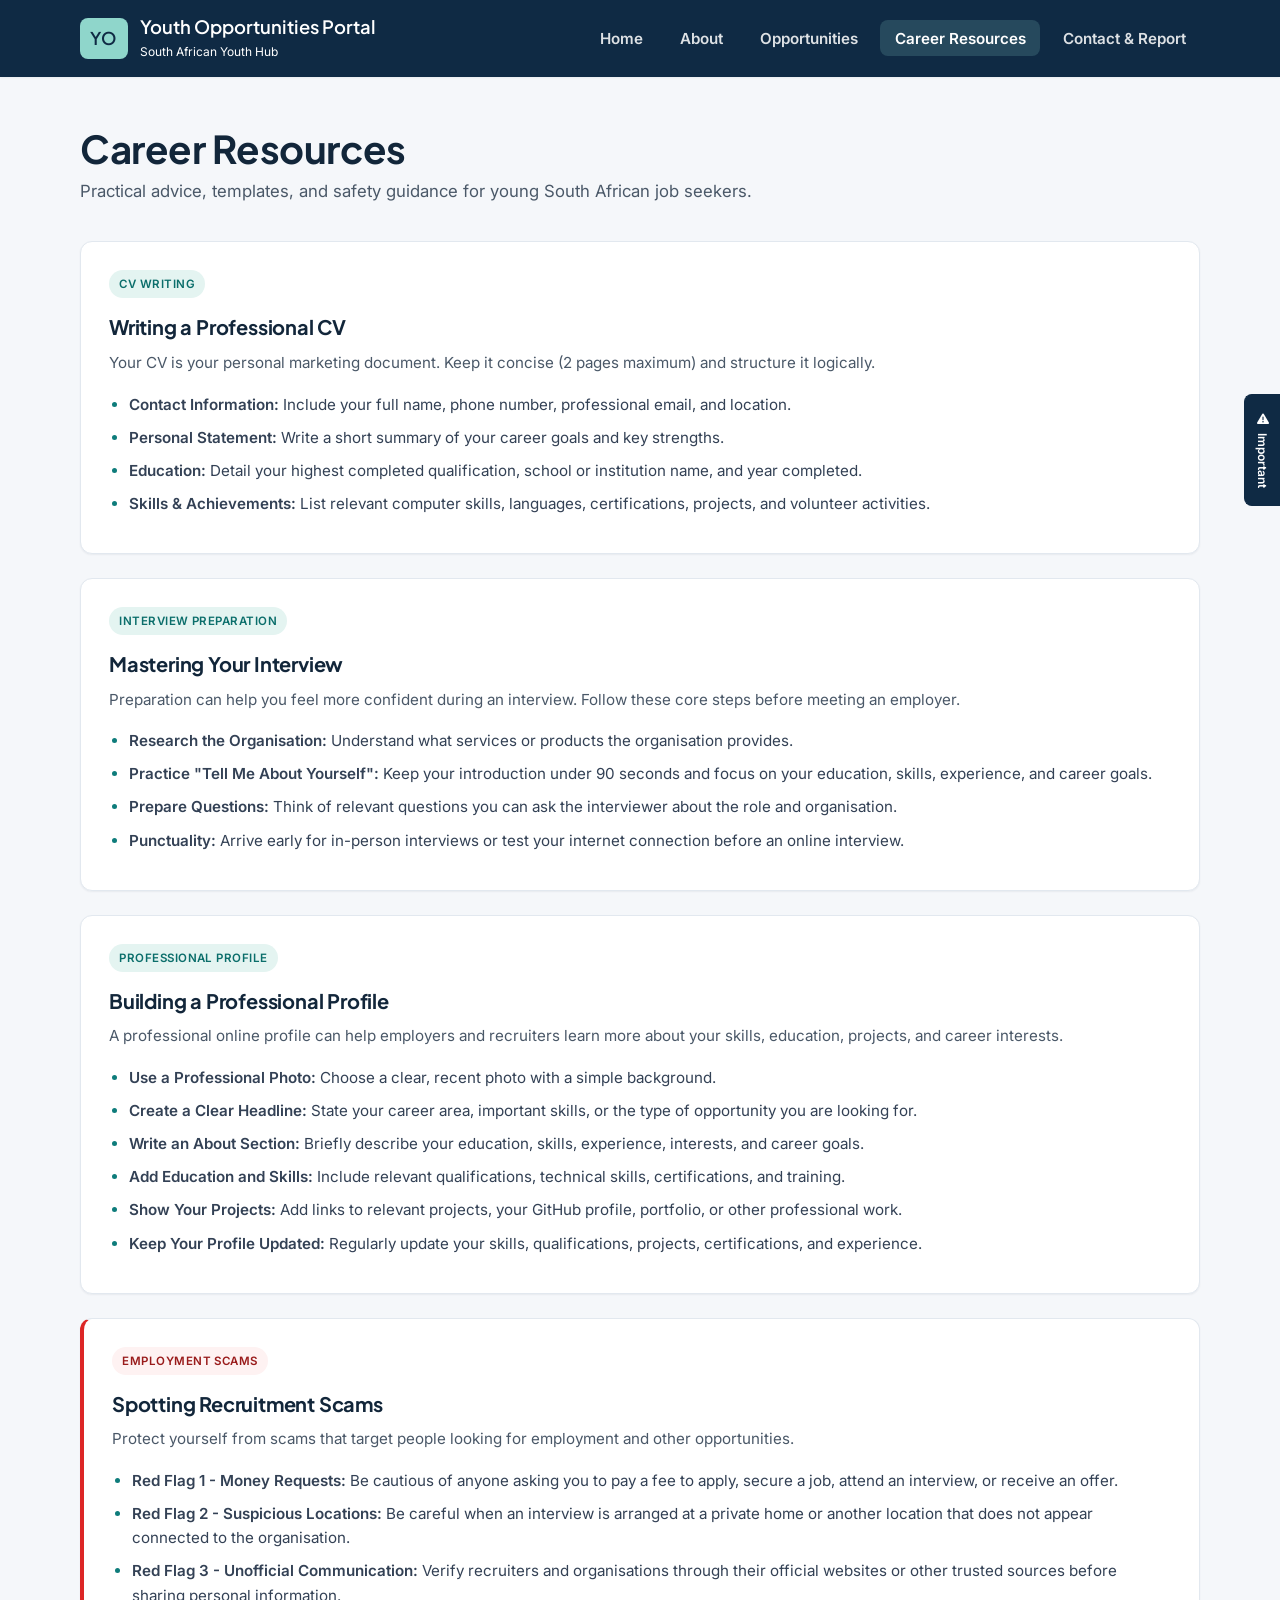
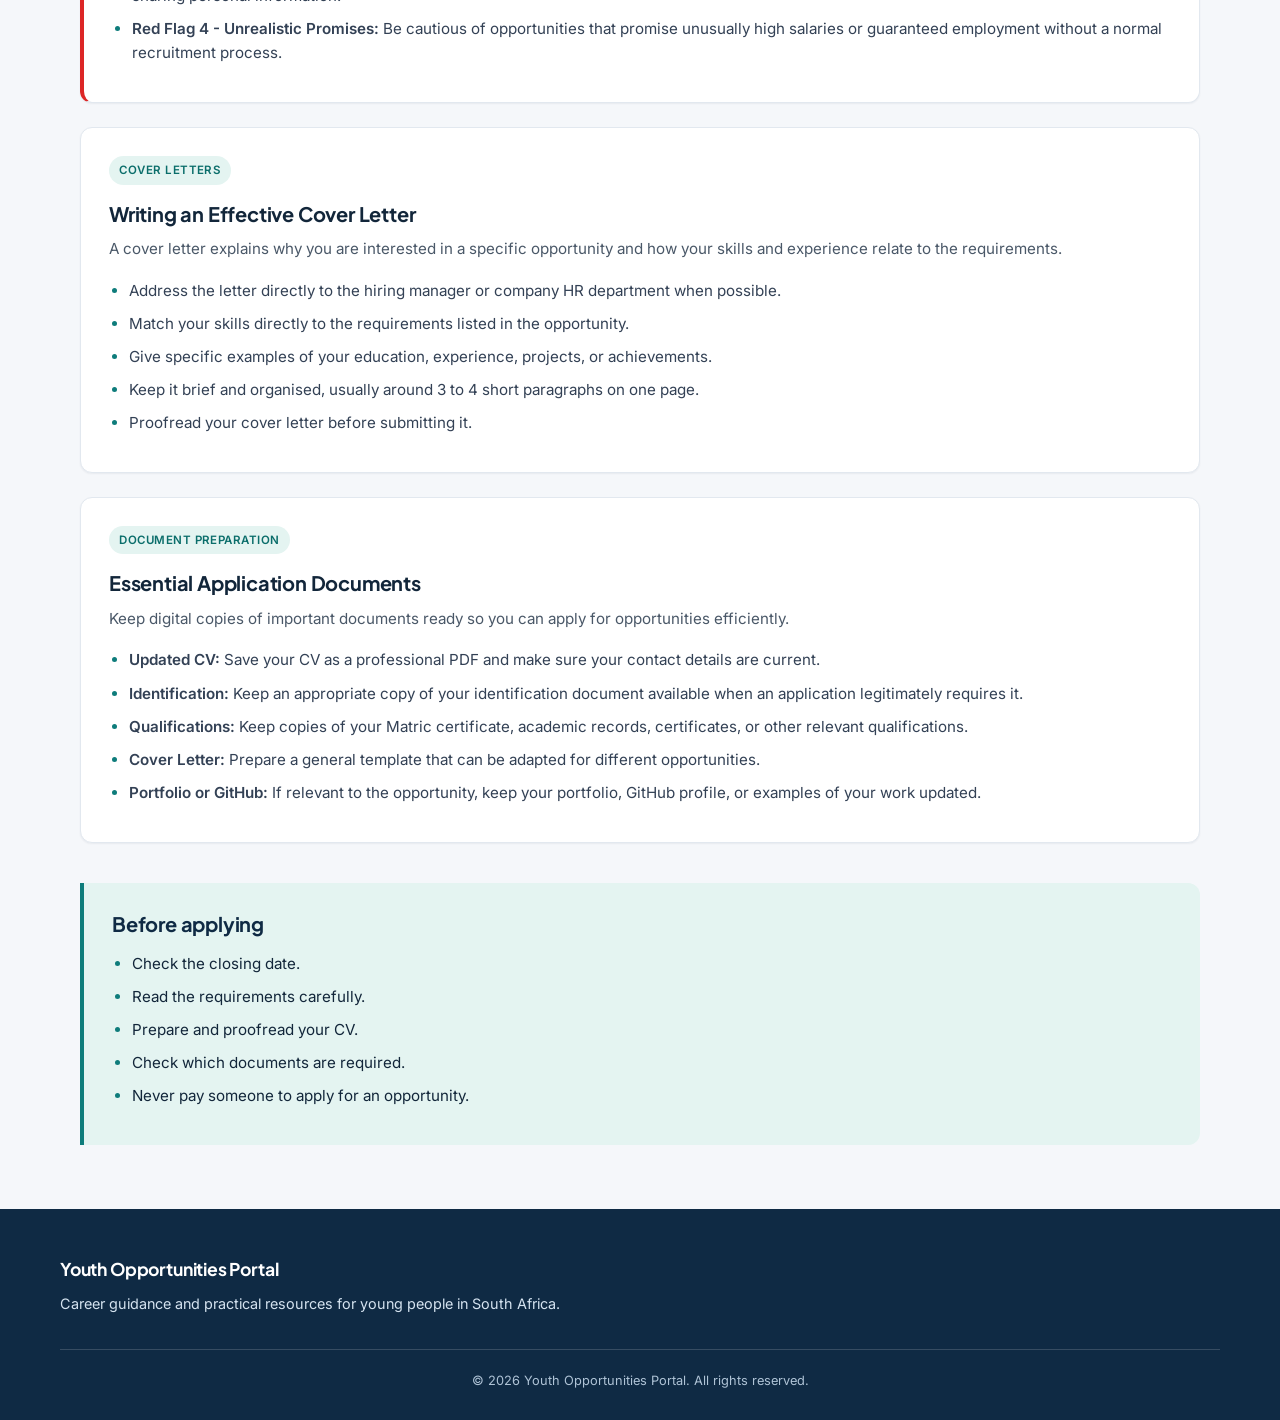
<file: html/resources.html>
<!DOCTYPE html>
<html lang="en">
<head>
  <meta charset="UTF-8" />
  <meta name="viewport" content="width=device-width, initial-scale=1.0" />
  <title>Career Resources | Youth Opportunities Portal</title>
  <link rel="stylesheet" href="https://cdnjs.cloudflare.com/ajax/libs/font-awesome/6.7.2/css/all.min.css" />
  <link rel="preconnect" href="https://fonts.googleapis.com" />
  <link rel="preconnect" href="https://fonts.gstatic.com" crossorigin />
  <link rel="stylesheet" href="https://fonts.googleapis.com/css2?family=Inter:wght@400;500;600;700&family=Plus+Jakarta+Sans:wght@600;700;800&display=swap" />
  <link rel="stylesheet" href="../css/style.css" />
</head>

<body>

  <a href="#main-content" class="skip-link">Skip to main content</a>

  <!-- Header and Navigation -->
  <header class="site-header">
    <div class="nav-container">

      <a href="index.html" class="logo-group">
        <span class="logo-badge">YO</span>

        <div>
          <span class="logo-title">Youth Opportunities Portal</span>
          <span class="logo-sub">South African Youth Hub</span>
        </div>
      </a>

      <!-- Desktop Navigation -->
      <nav aria-label="Primary Desktop Navigation">
        <ul class="nav-links">
          <li>
            <a href="index.html">Home</a>
          </li>

          <li>
            <a href="about.html">About</a>
          </li>

          <li>
            <a href="opportunities.html">Opportunities</a>
          </li>

          <li>
            <a href="resources.html" class="active">Career Resources</a>
          </li>

          <li>
            <a href="contact.html">Contact & Report</a>
          </li>
        </ul>
      </nav>

      <!-- Mobile Navigation Button -->
      <button
        id="mobile-nav-toggle"
        class="mobile-nav-toggle"
        aria-label="Toggle navigation drawer"
        aria-expanded="false"
        aria-controls="mobile-drawer"
        type="button"
      >
        <i class="fa-solid fa-bars" aria-hidden="true"></i>
      </button>

    </div>

    <!-- Mobile Navigation -->
    <div id="mobile-drawer" class="mobile-drawer">
      <nav aria-label="Primary Mobile Navigation">
        <ul class="mobile-drawer-links">

          <li>
            <a href="index.html">Home</a>
          </li>

          <li>
            <a href="about.html">About</a>
          </li>

          <li>
            <a href="opportunities.html">Opportunities</a>
          </li>

          <li>
            <a href="resources.html" class="active">Career Resources</a>
          </li>

          <li>
            <a href="contact.html">Contact & Report</a>
          </li>

        </ul>
      </nav>
    </div>

  </header>

  <!-- Main Content -->
  <main id="main-content" class="main-layout">

    <div class="page-intro">

      <h1 class="section-title">
        Career Resources
      </h1>

      <p class="section-subtitle">
        Practical advice, templates, and safety guidance for young South African
        job seekers.
      </p>

    </div>

    <div class="resources-grid resource-guide-grid">

      <!-- CV Section -->
      <article id="cv-section" class="resource-card">

        <span class="resource-badge">
          CV WRITING
        </span>

        <h2 class="resource-title">
          Writing a Professional CV
        </h2>

        <p class="resource-desc">
          Your CV is your personal marketing document. Keep it concise
          (2 pages maximum) and structure it logically.
        </p>

        <ul class="resource-list">

          <li>
            <strong>Contact Information:</strong>
            Include your full name, phone number, professional email,
            and location.
          </li>

          <li>
            <strong>Personal Statement:</strong>
            Write a short summary of your career goals and key strengths.
          </li>

          <li>
            <strong>Education:</strong>
            Detail your highest completed qualification, school or
            institution name, and year completed.
          </li>

          <li>
            <strong>Skills & Achievements:</strong>
            List relevant computer skills, languages, certifications,
            projects, and volunteer activities.
          </li>

        </ul>

      </article>


      <!-- Interview Section -->
      <article id="interview-section" class="resource-card">

        <span class="resource-badge">
          INTERVIEW PREPARATION
        </span>

        <h2 class="resource-title">
          Mastering Your Interview
        </h2>

        <p class="resource-desc">
          Preparation can help you feel more confident during an interview.
          Follow these core steps before meeting an employer.
        </p>

        <ul class="resource-list">

          <li>
            <strong>Research the Organisation:</strong>
            Understand what services or products the organisation provides.
          </li>

          <li>
            <strong>Practice "Tell Me About Yourself":</strong>
            Keep your introduction under 90 seconds and focus on your
            education, skills, experience, and career goals.
          </li>

          <li>
            <strong>Prepare Questions:</strong>
            Think of relevant questions you can ask the interviewer
            about the role and organisation.
          </li>

          <li>
            <strong>Punctuality:</strong>
            Arrive early for in-person interviews or test your internet
            connection before an online interview.
          </li>

        </ul>

      </article>


      <!-- Professional Profile Section -->
      <article id="profile-section" class="resource-card">

        <span class="resource-badge">
          PROFESSIONAL PROFILE
        </span>

        <h2 class="resource-title">
          Building a Professional Profile
        </h2>

        <p class="resource-desc">
          A professional online profile can help employers and recruiters
          learn more about your skills, education, projects, and career
          interests.
        </p>

        <ul class="resource-list">

          <li>
            <strong>Use a Professional Photo:</strong>
            Choose a clear, recent photo with a simple background.
          </li>

          <li>
            <strong>Create a Clear Headline:</strong>
            State your career area, important skills, or the type of
            opportunity you are looking for.
          </li>

          <li>
            <strong>Write an About Section:</strong>
            Briefly describe your education, skills, experience,
            interests, and career goals.
          </li>

          <li>
            <strong>Add Education and Skills:</strong>
            Include relevant qualifications, technical skills,
            certifications, and training.
          </li>

          <li>
            <strong>Show Your Projects:</strong>
            Add links to relevant projects, your GitHub profile,
            portfolio, or other professional work.
          </li>

          <li>
            <strong>Keep Your Profile Updated:</strong>
            Regularly update your skills, qualifications, projects,
            certifications, and experience.
          </li>

        </ul>

      </article>


      <!-- Employment Scams Section -->
      <article
        id="scam-section"
        class="resource-card resource-card-safety"
      >

        <span
          class="resource-badge resource-badge-safety"
        >
          EMPLOYMENT SCAMS
        </span>

        <h2 class="resource-title">
          Spotting Recruitment Scams
        </h2>

        <p class="resource-desc">
          Protect yourself from scams that target people looking for
          employment and other opportunities.
        </p>

        <ul class="resource-list">

          <li>
            <strong>Red Flag 1 - Money Requests:</strong>
            Be cautious of anyone asking you to pay a fee to apply,
            secure a job, attend an interview, or receive an offer.
          </li>

          <li>
            <strong>Red Flag 2 - Suspicious Locations:</strong>
            Be careful when an interview is arranged at a private home
            or another location that does not appear connected to the
            organisation.
          </li>

          <li>
            <strong>Red Flag 3 - Unofficial Communication:</strong>
            Verify recruiters and organisations through their official
            websites or other trusted sources before sharing personal
            information.
          </li>

          <li>
            <strong>Red Flag 4 - Unrealistic Promises:</strong>
            Be cautious of opportunities that promise unusually high
            salaries or guaranteed employment without a normal
            recruitment process.
          </li>

        </ul>

      </article>


      <!-- Cover Letter Section -->
      <article class="resource-card">

        <span class="resource-badge">
          COVER LETTERS
        </span>

        <h2 class="resource-title">
          Writing an Effective Cover Letter
        </h2>

        <p class="resource-desc">
          A cover letter explains why you are interested in a specific
          opportunity and how your skills and experience relate to the
          requirements.
        </p>

        <ul class="resource-list">

          <li>
            Address the letter directly to the hiring manager or
            company HR department when possible.
          </li>

          <li>
            Match your skills directly to the requirements listed
            in the opportunity.
          </li>

          <li>
            Give specific examples of your education, experience,
            projects, or achievements.
          </li>

          <li>
            Keep it brief and organised, usually around 3 to 4
            short paragraphs on one page.
          </li>

          <li>
            Proofread your cover letter before submitting it.
          </li>

        </ul>

      </article>


      <!-- Application Documents Section -->
      <article class="resource-card">

        <span class="resource-badge">
          DOCUMENT PREPARATION
        </span>

        <h2 class="resource-title">
          Essential Application Documents
        </h2>

        <p class="resource-desc">
          Keep digital copies of important documents ready so you can
          apply for opportunities efficiently.
        </p>

        <ul class="resource-list">

          <li>
            <strong>Updated CV:</strong>
            Save your CV as a professional PDF and make sure your
            contact details are current.
          </li>

          <li>
            <strong>Identification:</strong>
            Keep an appropriate copy of your identification document
            available when an application legitimately requires it.
          </li>

          <li>
            <strong>Qualifications:</strong>
            Keep copies of your Matric certificate, academic records,
            certificates, or other relevant qualifications.
          </li>

          <li>
            <strong>Cover Letter:</strong>
            Prepare a general template that can be adapted for
            different opportunities.
          </li>

          <li>
            <strong>Portfolio or GitHub:</strong>
            If relevant to the opportunity, keep your portfolio,
            GitHub profile, or examples of your work updated.
          </li>

        </ul>

      </article>

    </div>

    <section class="before-applying" aria-labelledby="before-applying-title">
      <h2 id="before-applying-title">Before applying</h2>
      <ul class="resource-list">
        <li>Check the closing date.</li>
        <li>Read the requirements carefully.</li>
        <li>Prepare and proofread your CV.</li>
        <li>Check which documents are required.</li>
        <li>Never pay someone to apply for an opportunity.</li>
      </ul>
    </section>

  </main>


  <!-- Footer -->
  <footer class="site-footer">

    <div class="footer-container">

      <div>

        <h3 class="footer-heading">
          Youth Opportunities Portal
        </h3>

        <p>
          Career guidance and practical resources for young people in
          South Africa.
        </p>

      </div>

    </div>

    <div class="footer-bottom">

      <p>
        © 2026 Youth Opportunities Portal. All rights reserved.
      </p>

    </div>

  </footer>

  <aside class="applicant-warning" aria-label="Important applicant information">
    <button class="applicant-warning-tab" id="applicant-warning-toggle" type="button" aria-label="Open important applicant warning" aria-expanded="false" aria-controls="applicant-warning-panel">
      <i class="fa-solid fa-triangle-exclamation" aria-hidden="true"></i>
      <span>Important</span>
    </button>
    <section class="applicant-warning-panel" id="applicant-warning-panel" aria-labelledby="applicant-warning-title" hidden>
      <h2 id="applicant-warning-title">Important applicant notice</h2>
      <p>Verify the closing date and application instructions on the official employer listing before sharing personal information. Applications are free; never pay fees to apply.</p>
      <button class="applicant-warning-close" type="button">Close</button>
    </section>
  </aside>

  <!-- JavaScript -->
  <script src="../js/main.js"></script>

</body>
</html>
</file>
<file: css/style.css>
/* ==========================================================================
   Youth Opportunities Portal - Shared Stylesheet
  Color Palette: Deep navy blended with teal, on a cool off-white
   ========================================================================== */

:root {
  --navy: #0F2A44;
  --navy-light: #1B3F63;
  --dark-teal: #0B6E6B;
  --teal: #0E7C7B;
  --dark-cyan: #129593;
  --medium-teal: #139D9B;
  --tropical-teal: #2BB3AE;
  --pearl-aqua: #8FD6CB;
  --light-aqua: #BFE8E1;
  --frosted-mint: #E4F4F1;
  --white: #FFFFFF;
  --dark-text: #12263A;
  --primary: var(--teal);
  --primary-hover: var(--dark-teal);
  --primary-light: var(--frosted-mint);
  --secondary: var(--tropical-teal);
  --gold: var(--pearl-aqua);
  --gold-hover: var(--light-aqua);
  --dark: var(--dark-text);
  --light: #F5F7FA;
  --border: #E2E8EF;
  --gray-100: #F1F5F9;
  --gray-200: #E2E8F0;
  --gray-300: #CBD5E1;
  --gray-600: #4A5868;
  --gray-700: #334155;
  --red-600: #dc2626;
  --green-600: #16a34a;

  --font-main: "Inter", system-ui, -apple-system, "Segoe UI", Roboto, Arial, sans-serif;
  --font-display: "Plus Jakarta Sans", "Inter", system-ui, Arial, sans-serif;
  --max-width: 1160px;
  --radius-sm: 8px;
  --radius-md: 12px;
  --radius-lg: 16px;
  --shadow-sm: 0 1px 2px rgba(15, 42, 68, 0.06);
  --shadow-md: 0 8px 24px rgba(15, 42, 68, 0.10);
  --shadow-lg: 0 12px 32px rgba(15, 42, 68, 0.16);
}

/* --- Global Reset & Base Styles --- */
* {
  box-sizing: border-box;
  margin: 0;
  padding: 0;
}

html {
  font-family: var(--font-main);
  font-size: 16px;
  color: var(--dark);
  background-color: var(--light);
  line-height: 1.6;
  -webkit-font-smoothing: antialiased;
  scroll-behavior: smooth;
}

body {
  display: flex;
  flex-direction: column;
  min-height: 100vh;
  font-family: var(--font-main);
  font-weight: 400;
}

button,
input,
select,
textarea {
  font-family: inherit;
}

h1,
h2,
h3,
h4 {
  font-weight: 700;
  line-height: 1.25;
  letter-spacing: -0.01em;
}

strong,
b {
  font-weight: 600;
}

/* --- Accessibility Focus States --- */
a:focus-visible,
button:focus-visible,
input:focus-visible,
select:focus-visible,
textarea:focus-visible {
  outline: 3px solid var(--secondary) !important;
  outline-offset: 3px !important;
}

.sr-only {
  position: absolute;
  width: 1px;
  height: 1px;
  padding: 0;
  margin: -1px;
  overflow: hidden;
  clip: rect(0, 0, 0, 0);
  white-space: nowrap;
  border: 0;
}

.skip-link {
  position: absolute;
  top: -50px;
  left: 1rem;
  background: var(--primary);
  color: var(--white);
  padding: 0.75rem 1.25rem;
  z-index: 9999;
  font-weight: 600;
  border-radius: var(--radius-sm);
  transition: top 0.2s ease;
  text-decoration: none;
}

.skip-link:focus {
  top: 1rem;
}

.applicant-warning {
  position: fixed;
  top: 50%;
  right: 0;
  z-index: 200;
  transform: translateY(-50%);
}

.applicant-warning-tab {
  display: flex;
  width: 36px;
  min-height: 112px;
  flex-direction: column;
  align-items: center;
  justify-content: center;
  gap: 0.5rem;
  padding: 0.65rem 0.35rem;
  border: 1px solid var(--primary-hover);
  border-right: 0;
  border-radius: var(--radius-sm) 0 0 var(--radius-sm);
  background: var(--primary);
  color: var(--white);
  font: inherit;
  font-size: 0.75rem;
  font-weight: 600;
  cursor: pointer;
}

.applicant-warning-tab span {
  writing-mode: vertical-rl;
}

.applicant-warning-panel {
  position: absolute;
  top: 50%;
  right: 46px;
  width: min(360px, calc(100vw - 64px));
  padding: 1.25rem;
  transform: translateY(-50%);
  border: 1px solid var(--gray-300);
  border-top: 4px solid var(--primary);
  border-radius: var(--radius-md);
  background: var(--white);
  color: var(--dark);
  box-shadow: var(--shadow-lg);
}

.applicant-warning-panel[hidden] {
  display: none;
}

.applicant-warning-panel h2 {
  margin-bottom: 0.65rem;
  color: var(--primary);
  font-size: 1.1rem;
}

.applicant-warning-panel p {
  font-size: 0.9rem;
  line-height: 1.55;
}

.applicant-warning-close {
  min-height: 44px;
  margin-top: 1rem;
  padding: 0.55rem 1rem;
  border: 0;
  border-radius: var(--radius-sm);
  background: var(--primary);
  color: var(--white);
  font: inherit;
  font-weight: 600;
  cursor: pointer;
}

/* --- Navigation Header --- */
.site-header {
  background-color: var(--white);
  border-bottom: 1px solid var(--gray-200);
  position: sticky;
  top: 0;
  z-index: 100;
  box-shadow: var(--shadow-sm);
}

.nav-container {
  max-width: var(--max-width);
  margin: 0 auto;
  padding: 1rem 1.25rem;
  display: flex;
  justify-content: space-between;
  align-items: center;
}

.logo-group {
  display: flex;
  align-items: center;
  gap: 0.75rem;
  text-decoration: none;
  color: var(--dark);
}

.logo-badge {
  background: var(--primary);
  color: var(--white);
  font-weight: 600;
  padding: 0.4rem 0.65rem;
  border-radius: var(--radius-sm);
  font-size: 1.1rem;
  letter-spacing: 1px;
}

.logo-title {
  font-size: 1.15rem;
  font-weight: 600;
  color: var(--dark);
  line-height: 1.2;
}

.logo-sub {
  font-size: 0.75rem;
  color: var(--gray-600);
  display: block;
}

.nav-links {
  display: flex;
  gap: 0.5rem;
  list-style: none;
}

.nav-links a {
  text-decoration: none;
  color: var(--gray-700);
  font-weight: 600;
  font-size: 0.95rem;
  padding: 0.55rem 0.9rem;
  border-radius: var(--radius-sm);
  transition: all 0.2s ease;
}

.nav-links a:hover,
.nav-links a.active {
  color: var(--primary);
  background-color: var(--primary-light);
}

.mobile-nav-toggle {
  display: none;
  background: transparent;
  border: none;
  font-size: 1.5rem;
  color: var(--dark);
  cursor: pointer;
  padding: 0.25rem 0.5rem;
}

.mobile-nav-toggle i {
  color: var(--primary);
}

.mobile-drawer {
  display: none;
  background: var(--white);
  border-bottom: 1px solid var(--gray-200);
  padding: 1rem 1.25rem;
}

.mobile-drawer.open {
  display: block;
}

.mobile-drawer-links {
  list-style: none;
  display: flex;
  flex-direction: column;
  gap: 0.5rem;
}

.mobile-drawer-links a {
  text-decoration: none;
  color: var(--gray-700);
  font-weight: 600;
  display: block;
  padding: 0.6rem 0.75rem;
  border-radius: var(--radius-sm);
}

.mobile-drawer-links a:hover,
.mobile-drawer-links a.active {
  background-color: var(--primary-light);
  color: var(--primary);
}

/* --- Layout Containers --- */
.main-layout {
  flex: 1;
  max-width: var(--max-width);
  width: 100%;
  margin: 0 auto;
  padding: 3rem 1.25rem 4rem;
}

.home-main {
  max-width: none;
  padding: 0;
  width: 100%;
}

.home-content {
  max-width: var(--max-width);
  width: 100%;
  margin: 0 auto;
  padding: 3.5rem 1.25rem 4rem;
}

/* --- Hero Section --- */
.hero-card {
  width: 100%;
  background: linear-gradient(120deg, var(--primary) 0%, var(--secondary) 100%);
  color: var(--white);
  padding: 3.5rem 1.25rem;
  border-bottom: 4px solid var(--gold);
}

.hero-content {
  max-width: var(--max-width);
  margin: 0 auto;
}

.badge-tag {
  display: inline-block;
  background: rgba(255, 255, 255, 0.12);
  color: #fff;
  border: 1px solid rgba(255, 255, 255, 0.35);
  font-size: 0.75rem;
  font-weight: 600;
  text-transform: uppercase;
  padding: 0.25rem 0.75rem;
  border-radius: 999px;
  letter-spacing: 0.5px;
  margin-bottom: 1rem;
}

.hero-title {
  font-size: clamp(2rem, 5vw, 3.25rem);
  font-weight: 700;
  line-height: 1.25;
  margin-bottom: 0.75rem;
}

.hero-subtitle {
  font-size: 1.15rem;
  color: #dbeafe;
  margin-bottom: 2rem;
  line-height: 1.65;
  max-width: 48rem;
}

.hero-search-form {
  display: flex;
  gap: 0.5rem;
  flex-wrap: wrap;
  max-width: 56rem;
}

.hero-search-field {
  display: flex;
  flex: 1 1 20rem;
  align-items: center;
  gap: 0.75rem;
  min-width: 0;
  padding: 0 1rem;
  background: var(--white);
  border: 1px solid var(--gray-300);
  border-radius: var(--radius-md);
  color: var(--primary);
}

.hero-search-input {
  width: 100%;
  min-width: 0;
  padding: 0.95rem 1rem;
  border: 0;
  outline: 0;
  font-size: 1rem;
}

.hero-search-form .btn-primary {
  background: var(--gold);
  color: var(--primary);
  min-height: 48px;
}

.hero-search-form .btn-primary:hover {
  background: var(--gold-hover);
}

.hero-sample-note {
  margin-top: 1.25rem;
  color: #dbeafe;
  font-size: 0.85rem;
}

/* --- Buttons --- */
.btn {
  display: inline-flex;
  align-items: center;
  justify-content: center;
  gap: 0.5rem;
  padding: 0.75rem 1.35rem;
  font-size: 0.95rem;
  font-weight: 600;
  border-radius: var(--radius-sm);
  border: none;
  cursor: pointer;
  text-decoration: none;
  transition: all 0.2s ease;
}

.btn-primary {
  background-color: var(--primary);
  color: var(--white);
}

.btn-primary:hover {
  background-color: var(--primary-hover);
}

.btn-secondary {
  background-color: var(--primary-light);
  color: var(--primary);
}

.btn-secondary:hover {
  background-color: var(--light-aqua);
}

.btn-outline {
  background: transparent;
  border: 2px solid var(--primary);
  color: var(--primary);
}

.btn-outline:hover {
  background-color: var(--primary-light);
}

.btn-light {
  background: rgba(255, 255, 255, 0.2);
  color: var(--white);
  border: 1px solid rgba(255, 255, 255, 0.3);
}

.btn-light:hover {
  background: rgba(255, 255, 255, 0.3);
}

/* --- Section Titles --- */
.section-header {
  gap: 1rem;
  margin-bottom: 1.75rem;
  display: flex;
  justify-content: space-between;
  align-items: flex-end;
}

.section-title {
  font-family: var(--font-display);
  font-size: 1.75rem;
  font-weight: 700;
  color: var(--dark);
}

.section-subtitle {
  font-size: 1rem;
  color: var(--gray-600);
  margin-top: 0.35rem;
}

/* --- Opportunity Cards & Grid --- */
.opportunities-grid {
  display: grid;
  grid-template-columns: 1fr;
  gap: 1.5rem;
}

.opportunity-card {
  background: var(--white);
  border: 1px solid var(--gray-200);
  border-radius: var(--radius-md);
  padding: 1.5rem;
  box-shadow: var(--shadow-sm);
  display: flex;
  flex-direction: column;
  justify-content: space-between;
  position: relative;
  transition: transform 0.2s ease, box-shadow 0.2s ease;
}

.opportunity-card:hover {
  transform: translateY(-3px);
  box-shadow: var(--shadow-md);
  border-color: var(--primary-light);
}

.opportunity-actions {
  display: flex;
  flex-wrap: wrap;
  align-items: center;
  gap: 0.65rem;
  margin-top: 1rem;
}

.apply-button {
  background-color: var(--primary);
  color: var(--white);
  min-height: 44px;
}

.apply-button:hover {
  background-color: var(--primary-hover);
}

.application-unavailable {
  flex-basis: 100%;
  color: var(--gray-600);
  font-size: 0.85rem;
  line-height: 1.5;
}

.demo-disclaimer {
  color: var(--gray-600);
  font-size: 0.85rem;
  line-height: 1.5;
  margin-top: 0.75rem;
}

.expired-notice {
  display: block;
}

.demo-tag {
  display: inline-block;
  background-color: #fee2e2;
  color: #991b1b;
  font-size: 0.7rem;
  font-weight: 700;
  padding: 0.25rem 0.6rem;
  border-radius: var(--radius-sm);
  letter-spacing: 0.5px;
}

.card-top {
  display: flex;
  justify-content: space-between;
  align-items: flex-start;
  margin-bottom: 1rem;
  gap: 0.5rem;
}

.category-pill {
  background-color: var(--primary-light);
  color: var(--primary);
  font-size: 0.75rem;
  font-weight: 600;
  padding: 0.3rem 0.75rem;
  border-radius: 999px;
}

.card-title {
  font-family: var(--font-display);
  font-size: 1.2rem;
  font-weight: 700;
  color: var(--dark);
  margin-bottom: 0.35rem;
}

.card-org {
  font-size: 0.9rem;
  font-weight: 600;
  color: var(--primary);
  margin-bottom: 1rem;
}

.card-meta-list {
  display: flex;
  flex-wrap: wrap;
  gap: 0.4rem 1rem;
  font-size: 0.85rem;
  color: var(--gray-600);
  list-style: none;
  margin-bottom: 1rem;
}

.card-desc {
  font-size: 0.95rem;
  color: var(--gray-700);
  line-height: 1.65;
  margin-bottom: 1.5rem;
}

.card-footer {
  border-top: 1px solid var(--gray-100);
  padding-top: 0.75rem;
  display: flex;
  justify-content: space-between;
  align-items: center;
}

.card-updated {
  font-size: 0.8rem;
  color: var(--gray-600);
  font-weight: 400;
}

/* --- Category Buttons Grid --- */
.category-grid {
  display: grid;
  grid-template-columns: repeat(2, 1fr);
  gap: 1rem;
}

.category-card {
  background: var(--white);
  border: 1px solid var(--gray-200);
  border-radius: var(--radius-md);
  padding: 1.25rem 1rem;
  text-align: center;
  text-decoration: none;
  color: var(--dark);
  transition: all 0.2s ease;
  display: flex;
  flex-direction: column;
  align-items: center;
  gap: 0.5rem;
}

.category-card:hover {
  border-color: var(--primary);
  background-color: var(--primary-light);
  transform: translateY(-2px);
}

.category-icon {
  font-size: 1.75rem;
  color: var(--teal);
}

.category-name {
  font-weight: 600;
  font-size: 0.875rem;
}

/* --- Filters Box --- */
.filters-card {
  background: var(--white);
  border: 1px solid var(--gray-200);
  border-radius: var(--radius-md);
  padding: 1.5rem;
  margin-bottom: 1.75rem;
  box-shadow: var(--shadow-sm);
}

.filters-grid {
  display: grid;
  grid-template-columns: 1fr;
  gap: 1.25rem;
}

.form-group {
  display: flex;
  flex-direction: column;
  gap: 0.45rem;
}

.form-label {
  font-size: 0.875rem;
  font-weight: 600;
  color: var(--gray-700);
}

.form-control {
  padding: 0.75rem 0.9rem;
  border-radius: var(--radius-sm);
  border: 1px solid var(--gray-300);
  font-size: 0.95rem;
  color: var(--dark-text);
  background-color: var(--white);
  width: 100%;
}

.form-control:focus {
  border-color: var(--primary);
}

/* --- Empty / Error Box --- */
.status-box {
  background: var(--white);
  border: 1px solid var(--gray-200);
  border-radius: var(--radius-md);
  padding: 2.5rem 1.5rem;
  text-align: center;
  margin: 1.5rem 0;
}

.status-icon {
  font-size: 2.5rem;
  margin-bottom: 0.75rem;
  display: block;
}

.status-title {
  font-size: 1.2rem;
  font-weight: 700;
  color: var(--dark);
  margin-bottom: 0.5rem;
}

.status-text {
  font-size: 0.9rem;
  color: var(--gray-600);
  max-width: 500px;
  margin: 0 auto 1rem auto;
}

/* --- Resource Cards Grid --- */
.resources-grid {
  display: grid;
  grid-template-columns: 1fr;
  gap: 1.5rem;
}

.resource-card {
  background: var(--white);
  border: 1px solid var(--gray-200);
  border-radius: var(--radius-md);
  padding: 1.75rem;
  box-shadow: var(--shadow-sm);
}

.resource-badge {
  display: inline-block;
  background: var(--primary-light);
  color: var(--primary);
  font-weight: 600;
  font-size: 0.72rem;
  letter-spacing: 0.04em;
  padding: 0.3rem 0.65rem;
  border-radius: 999px;
  margin-bottom: 1rem;
}

.resource-title {
  font-family: var(--font-display);
  font-size: 1.25rem;
  font-weight: 700;
  color: var(--dark);
  margin-bottom: 0.65rem;
}

.resource-desc {
  font-size: 0.95rem;
  color: var(--gray-600);
  margin-bottom: 1.1rem;
  line-height: 1.65;
}

.resource-list {
  list-style-type: disc;
  padding-left: 1.25rem;
  font-size: 0.95rem;
  line-height: 1.6;
  color: var(--gray-700);
}

.resource-list li {
  margin-bottom: 0.55rem;
}

.resource-list li::marker {
  color: var(--teal);
}

/* --- Form Container --- */
.form-container {
  max-width: 650px;
  margin: 0 auto;
  background: var(--white);
  border: 1px solid var(--gray-200);
  border-radius: var(--radius-md);
  padding: 2rem;
  box-shadow: var(--shadow-sm);
}

.form-container .form-group + .form-group {
  margin-top: 1.25rem;
}

.alert {
  padding: 0.85rem 1rem;
  border-radius: var(--radius-sm);
  font-size: 0.875rem;
  font-weight: 600;
  margin-bottom: 1rem;
  display: none;
}

.alert-danger {
  background-color: #fef2f2;
  color: #991b1b;
  border: 1px solid #fca5a5;
}

.alert-success {
  background-color: #f0fdf4;
  color: #166534;
  border: 1px solid #86efac;
}

/* --- Details View Box --- */
.details-box {
  background: var(--white);
  border: 1px solid var(--gray-200);
  border-radius: var(--radius-lg);
  padding: 2.5rem 2rem;
  box-shadow: var(--shadow-sm);
  line-height: 1.7;
}

.details-header {
  border-bottom: 1px solid var(--gray-200);
  padding-bottom: 1.25rem;
  margin-bottom: 1.5rem;
}

.details-meta-grid {
  display: grid;
  grid-template-columns: repeat(2, 1fr);
  gap: 1rem;
  background: var(--gray-100);
  padding: 1rem;
  border-radius: var(--radius-md);
  margin-bottom: 1.5rem;
  font-size: 0.9rem;
}

.details-meta-grid dt {
  color: var(--gray-600);
  font-size: 0.8rem;
}

.details-meta-grid dd {
  font-weight: 600;
}

.details-box ul {
  padding-left: 1.25rem;
}

.details-section-title {
  font-family: var(--font-display);
  font-size: 1.1rem;
  font-weight: 700;
  color: var(--dark);
  margin-top: 1.75rem;
  margin-bottom: 0.5rem;
}

/* --- Footer --- */
.site-footer {
  background-color: var(--dark);
  color: var(--gray-300);
  padding: 3rem 1.25rem 1.75rem;
  margin-top: auto;
  font-size: 0.9rem;
  line-height: 1.7;
  border-top: 1px solid #1e293b;
}

.footer-container {
  max-width: var(--max-width);
  margin: 0 auto;
  display: flex;
  flex-direction: column;
  gap: 1.5rem;
  margin-bottom: 2rem;
}

.footer-bottom {
  max-width: var(--max-width);
  margin: 0 auto;
  border-top: 1px solid #334155;
  padding-top: 1.25rem;
  text-align: center;
  font-size: 0.8rem;
  color: #94a3b8;
}

/* ==========================================================================
   Responsive Breakpoints (Tablet & Desktop)
   ========================================================================== */

@media (min-width: 640px) {
  .category-grid {
    grid-template-columns: repeat(4, 1fr);
  }

  .opportunities-grid {
    grid-template-columns: repeat(2, 1fr);
  }

  .resources-grid {
    grid-template-columns: repeat(2, 1fr);
  }

  .filters-grid {
    grid-template-columns: repeat(2, 1fr);
  }

  .details-meta-grid {
    grid-template-columns: repeat(4, 1fr);
  }
}

@media (min-width: 992px) {
  .mobile-nav-toggle {
    display: none;
  }

  .nav-links {
    display: flex;
  }

  .category-grid {
    grid-template-columns: repeat(7, 1fr);
  }

  .opportunities-grid {
    grid-template-columns: repeat(3, 1fr);
  }

  .resources-grid {
    grid-template-columns: repeat(3, 1fr);
  }

  .filters-grid {
    grid-template-columns: 2fr repeat(5, 1fr);
  }

  .footer-container {
    flex-direction: row;
    justify-content: space-between;
  }
}

@media (max-width: 991px) {
  .nav-links {
    display: none;
  }

  .mobile-nav-toggle {
    display: block;
  }
}

@media (max-width: 420px) {
  .applicant-warning-tab {
    width: 20px;
    min-height: 96px;
    gap: 0.35rem;
    padding: 0.5rem 0.15rem;
    font-size: 0.65rem;
  }

  .applicant-warning-panel {
    right: 26px;
    width: calc(100vw - 56px);
    max-height: calc(100vh - 2rem);
    overflow-y: auto;
    padding: 1rem;
  }

  .opportunity-actions {
    align-items: stretch;
    flex-direction: column;
  }

  .opportunity-actions .btn {
    width: 100%;
  }

  .opportunity-actions .application-unavailable {
    flex-basis: auto;
    width: 100%;
  }
}

button,
.btn,
label {
  font-weight: 600;
}

#results-count {
  font-weight: 600 !important;
}

/* Navy and teal identity and responsive finishing touches. */
html {
  color: var(--dark-text);
  overflow-x: hidden;
}

h1,
h2,
h3,
.logo-title,
.hero-title {
  font-family: var(--font-display);
}

a:focus-visible,
button:focus-visible,
input:focus-visible,
select:focus-visible,
textarea:focus-visible {
  outline-color: var(--tropical-teal) !important;
}

.site-header {
  background: var(--navy);
  border-bottom: 0;
}

.logo-group,
.logo-title,
.logo-sub,
.mobile-nav-toggle {
  color: var(--white);
}

.logo-badge {
  color: var(--navy);
  background: var(--pearl-aqua);
  font-family: var(--font-display);
}

.nav-links a {
  color: rgba(255, 255, 255, 0.86);
}

.nav-links a:hover,
.nav-links a.active {
  color: var(--white);
  background: rgba(143, 214, 203, 0.18);
}

.mobile-nav-toggle i {
  color: var(--white);
}

.mobile-drawer {
  background: var(--navy);
  border-color: rgba(255, 255, 255, 0.2);
}

.mobile-drawer-links a {
  color: var(--white);
}

.mobile-drawer-links a:hover,
.mobile-drawer-links a.active {
  background: rgba(143, 214, 203, 0.18);
  color: var(--white);
}

.hero-card {
  position: relative;
  overflow: hidden;
  isolation: isolate;
  background:
    radial-gradient(ellipse at 85% 20%, rgba(43, 179, 174, 0.35), transparent 26rem),
    linear-gradient(120deg, var(--navy) 0%, var(--navy-light) 55%, var(--dark-teal) 100%);
  border: 0;
  padding: 5rem 1.25rem;
}

.hero-layout {
  display: grid;
  grid-template-columns: minmax(0, 0.9fr) minmax(0, 1.1fr);
  align-items: center;
  gap: clamp(1.5rem, 4vw, 3.5rem);
  max-width: var(--max-width);
  margin: 0 auto;
}

.hero-content {
  position: relative;
  z-index: 1;
  min-width: 0;
  max-width: none;
  margin: 0;
}

.hero-image {
  display: block;
  width: min(100%, 560px);
  aspect-ratio: 1;
  object-fit: cover;
  object-position: center;
  border-radius: 50%;
  justify-self: end;
  box-shadow: 0 0 0 8px rgba(143, 214, 203, 0.18);
}

.hero-title {
  max-width: 12ch;
  font-size: 2.5rem;
  line-height: 1.1;
  letter-spacing: -0.02em;
}

.hero-subtitle,
.hero-sample-note {
  color: #D5E3F0;
}

.hero-search-form .btn-primary {
  background: var(--pearl-aqua);
  color: var(--navy);
}

.hero-search-form .btn-primary:hover {
  background: var(--light-aqua);
}

.btn,
.mobile-nav-toggle,
.applicant-warning-close {
  min-height: 44px;
}

.btn-primary,
.apply-button {
  background: var(--teal);
  color: var(--white);
}

.btn-primary:hover,
.apply-button:hover {
  background: var(--dark-teal);
}

.btn-outline {
  border-color: var(--teal);
  color: var(--dark-teal);
}

.btn-outline:hover,
.btn-secondary {
  background: var(--frosted-mint);
  color: var(--dark-teal);
}

.opportunity-card,
.resource-card,
.filters-card,
.form-container,
.details-box {
  border-color: var(--border);
  border-radius: var(--radius-md);
  box-shadow: var(--shadow-sm);
}

.opportunity-card:hover,
.category-card:hover {
  border-color: var(--tropical-teal);
}

.category-card {
  border-color: var(--border);
  border-radius: var(--radius-md);
}

.category-icon {
  color: var(--teal);
}

.category-pill,
.resource-badge {
  background: var(--frosted-mint);
  color: var(--dark-teal);
}

.card-org {
  color: var(--dark-teal);
}

.form-control:focus {
  border-color: var(--teal);
  outline: 3px solid rgba(43, 179, 174, 0.22);
}

.details-meta-grid {
  background: var(--light);
  border: 1px solid var(--border);
}

.site-footer {
  background: var(--navy);
  border-color: var(--navy);
  color: #D5E3F0;
}

.footer-bottom {
  border-color: rgba(255, 255, 255, 0.16);
  color: #AFC3D6;
}

.site-footer a {
  color: var(--light-aqua) !important;
}

.status-icon {
  color: var(--dark-teal);
}

.applicant-warning-tab,
.applicant-warning-close {
  background: var(--navy);
  border-color: var(--navy);
}

.applicant-warning-panel {
  border-top-color: var(--tropical-teal);
}

.applicant-warning-panel h2 {
  color: var(--navy);
}

@media (max-width: 639px) {
  .hero-card {
    padding: 3rem 1rem;
  }

  .hero-title {
    font-size: 2.4rem;
  }

  .hero-search-form,
  .hero-search-field,
  .hero-search-form .btn {
    width: 100%;
  }

  .hero-search-form .btn {
    min-height: 48px;
  }

  .section-header {
    align-items: flex-start;
    flex-direction: column;
    gap: 0.75rem;
  }
}

@media (max-width: 760px) {
  .hero-layout {
    grid-template-columns: 1fr;
    gap: 2rem;
  }

  .hero-image {
    width: min(100%, 420px);
    justify-self: center;
  }
}

.page-intro {
  margin-bottom: 2.25rem;
}

.page-intro .section-title {
  font-size: clamp(1.9rem, 4vw, 2.4rem);
}

.page-intro .section-subtitle {
  font-size: 1.05rem;
  max-width: 44rem;
}

.page-intro-centered .section-subtitle {
  margin-left: auto;
  margin-right: auto;
}

.page-intro-centered {
  text-align: center;
}

.home-section {
  margin-bottom: 4rem;
}

.filters-grid {
  grid-template-columns: minmax(0, 1fr);
}

.filters-footer {
  display: flex;
  justify-content: space-between;
  align-items: center;
  gap: 1rem;
  margin-top: 1.5rem;
  padding-top: 1rem;
  border-top: 1px solid var(--gray-200);
  font-size: 0.95rem;
}

.filters-footer #results-count {
  color: var(--dark-text);
}

.sample-notice {
  margin: 0 0 2rem;
  padding: 1rem 1.25rem;
  border-left: 4px solid var(--teal);
  border-radius: 0 var(--radius-sm) var(--radius-sm) 0;
  background: var(--frosted-mint);
  color: var(--dark-text);
  font-size: 0.95rem;
  line-height: 1.6;
}

.home-cta p {
  color: var(--gray-700);
  font-size: 0.9rem;
  line-height: 1.55;
}

.home-cta {
  display: flex;
  justify-content: space-between;
  align-items: center;
  gap: 1.5rem;
  margin: 0;
  padding: 2.5rem;
  border-radius: var(--radius-lg);
  background: linear-gradient(120deg, var(--navy) 0%, var(--dark-teal) 100%);
  color: var(--white);
}

.home-cta h2 {
  margin-bottom: 0.5rem;
  font-size: 1.6rem;
}

.home-cta p {
  color: #D5E3F0;
  font-size: 1rem;
}

.home-cta .btn-light {
  flex: 0 0 auto;
  background: var(--pearl-aqua);
  color: var(--navy);
  border: 0;
}

.home-cta .btn-light:hover {
  background: var(--light-aqua);
}

.form-actions {
  display: flex;
  margin-top: 1.75rem;
  flex-wrap: wrap;
  gap: 0.75rem;
}

.form-actions .btn-primary {
  flex: 1 1 12rem;
}

.contact-info {
  max-width: 650px;
  margin: 2rem auto 0;
  padding: 1.5rem 0;
  border-top: 1px solid var(--gray-200);
  color: var(--gray-700);
  font-size: 0.95rem;
  line-height: 1.65;
}

.contact-info h2 {
  margin-bottom: 0.65rem;
  color: var(--dark-teal);
  font-size: 1.15rem;
}

.contact-info p + p {
  margin-top: 0.75rem;
}

.contact-info a {
  display: inline-block;
  margin-top: 0.75rem;
  color: var(--dark-teal);
  font-weight: 700;
}

.application-action {
  display: flex;
  flex-direction: column;
  align-items: flex-start;
  gap: 0.5rem;
}

.resource-guide-grid {
  grid-template-columns: 1fr;
}

.resource-card-safety {
  border-left: 4px solid var(--red-600);
}

.resource-badge-safety {
  background: #FEF2F2;
  color: #991B1B;
}

.before-applying {
  margin-top: 2.5rem;
  padding: 1.75rem;
  border-left: 4px solid var(--teal);
  border-radius: 0 var(--radius-md) var(--radius-md) 0;
  background: var(--frosted-mint);
}

.before-applying h2 {
  margin-bottom: 1rem;
  color: var(--navy);
  font-size: 1.25rem;
}

.before-applying .resource-list {
  color: var(--dark-text);
}

.apply-button:disabled {
  cursor: not-allowed;
  opacity: 0.62;
}

.footer-intro {
  max-width: 450px;
}

.footer-heading {
  font-family: var(--font-display);
  margin-bottom: 0.75rem;
  color: var(--white);
  font-size: 1.1rem;
}

.footer-subheading {
  font-size: 0.95rem;
}

.footer-links {
  list-style: none;
  line-height: 1.8;
}

.footer-bottom p + p {
  margin-top: 0.5rem;
}

.btn-compact {
  padding: 0.4rem 0.75rem;
  font-size: 0.8rem;
}

@media (min-width: 640px) {
  .hero-title {
    font-size: 3rem;
  }

  .filters-grid {
    grid-template-columns: repeat(2, minmax(0, 1fr));
  }
}

@media (min-width: 992px) {
  .hero-title {
    font-size: 3.75rem;
  }

  .filters-grid {
    grid-template-columns: repeat(3, minmax(0, 1fr));
  }
}

@media (max-width: 639px) {
  .filters-footer,
  .home-cta {
    align-items: stretch;
    flex-direction: column;
  }

  .home-cta .btn-light {
    width: 100%;
  }
}

@media (prefers-reduced-motion: reduce) {
  *,
  *::before,
  *::after {
    scroll-behavior: auto !important;
    animation-duration: 0.01ms !important;
    animation-iteration-count: 1 !important;
    transition-duration: 0.01ms !important;
  }
}

.deadlines-list {
  list-style: none;
  overflow: hidden;
  box-shadow: var(--shadow-sm);
  border: 1px solid var(--border);
  border-radius: var(--radius-md);
  background: var(--white);
}

.deadlines-list li {
  display: flex;
  flex-wrap: wrap;
  align-items: baseline;
  gap: 0.35rem 1.25rem;
  padding: 1.1rem 1.5rem;
  transition: background-color 0.2s ease;
}

.deadlines-list li:hover {
  background: var(--light);
}

.deadlines-list li + li {
  border-top: 1px solid var(--border);
}

.deadlines-list a {
  flex: 1 1 14rem;
  color: var(--dark-teal);
  font-weight: 700;
}

.deadlines-list span {
  flex: 1 1 12rem;
  color: var(--gray-700);
  font-size: 0.9rem;
}

.deadlines-list time {
  padding: 0.2rem 0.7rem;
  border-radius: 999px;
  background: var(--frosted-mint);
  color: var(--dark-teal);
  font-size: 0.85rem;
  font-weight: 600;
}
</file>
